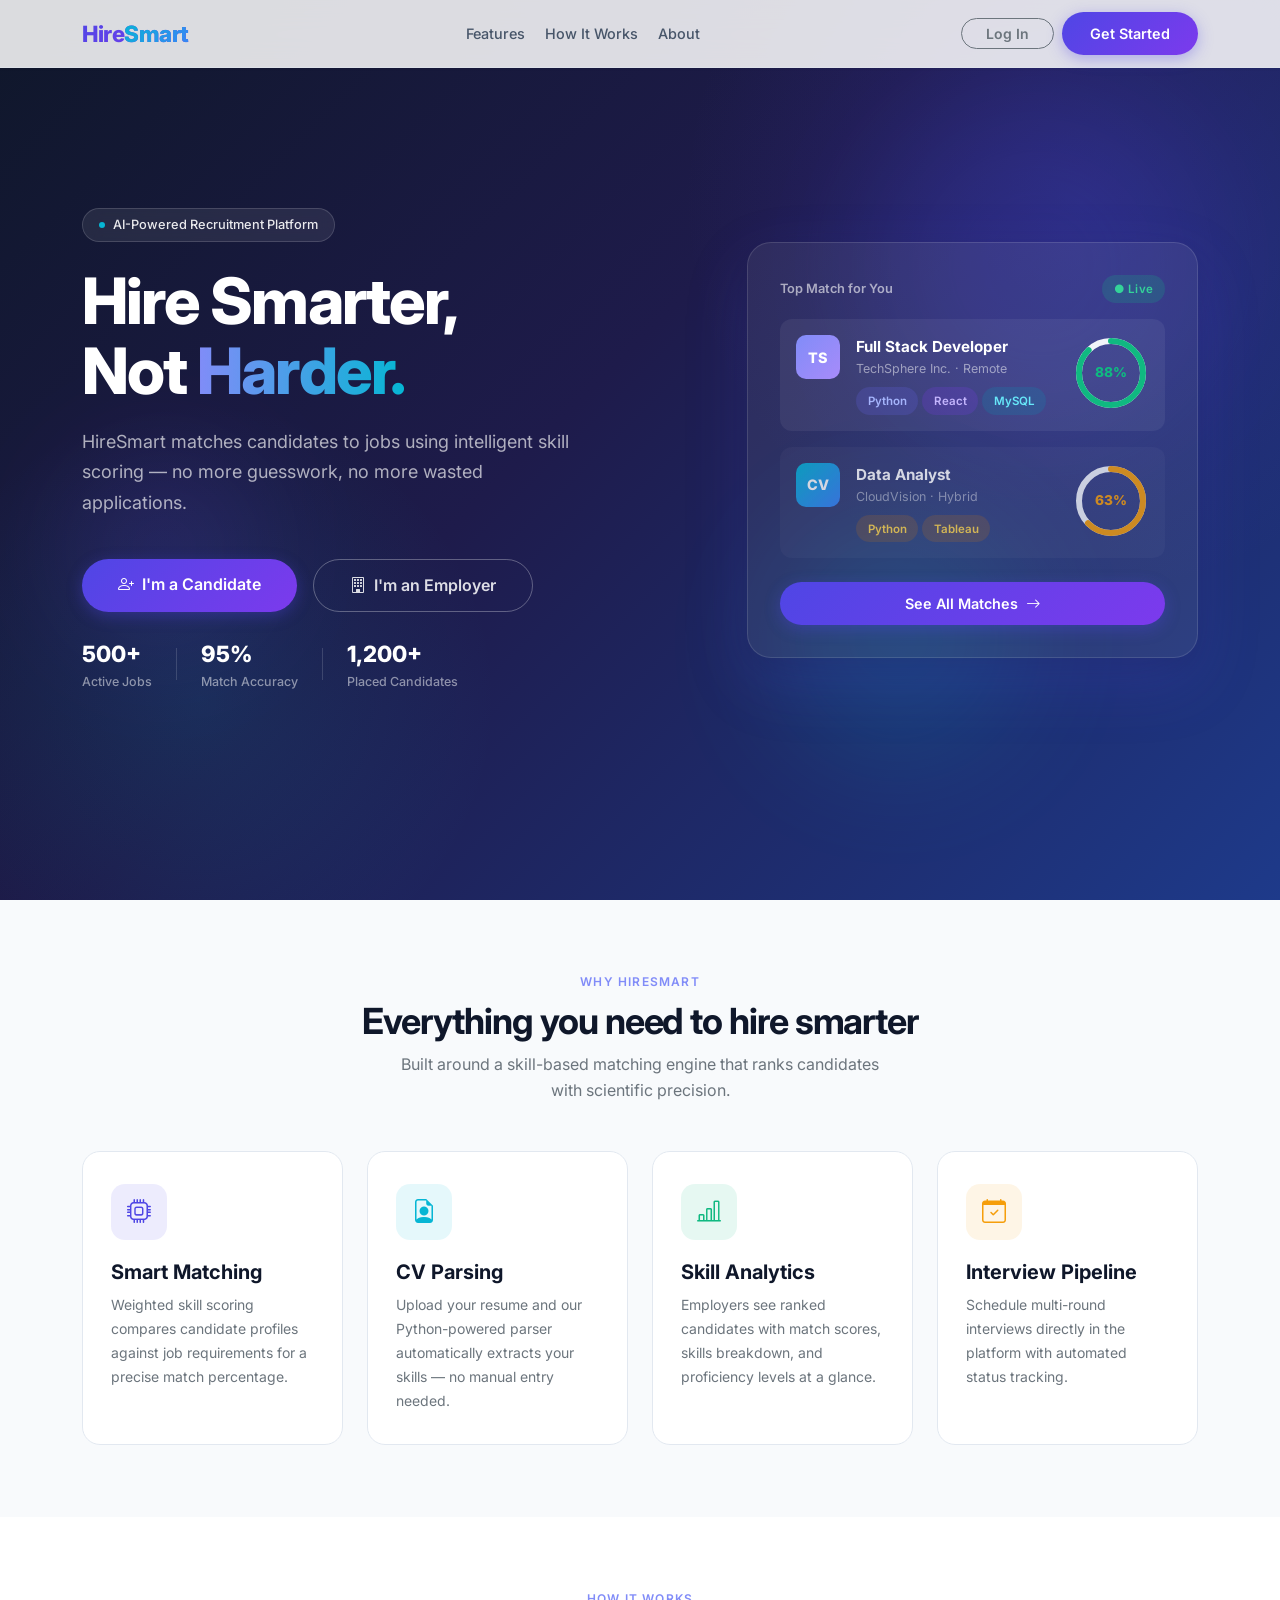
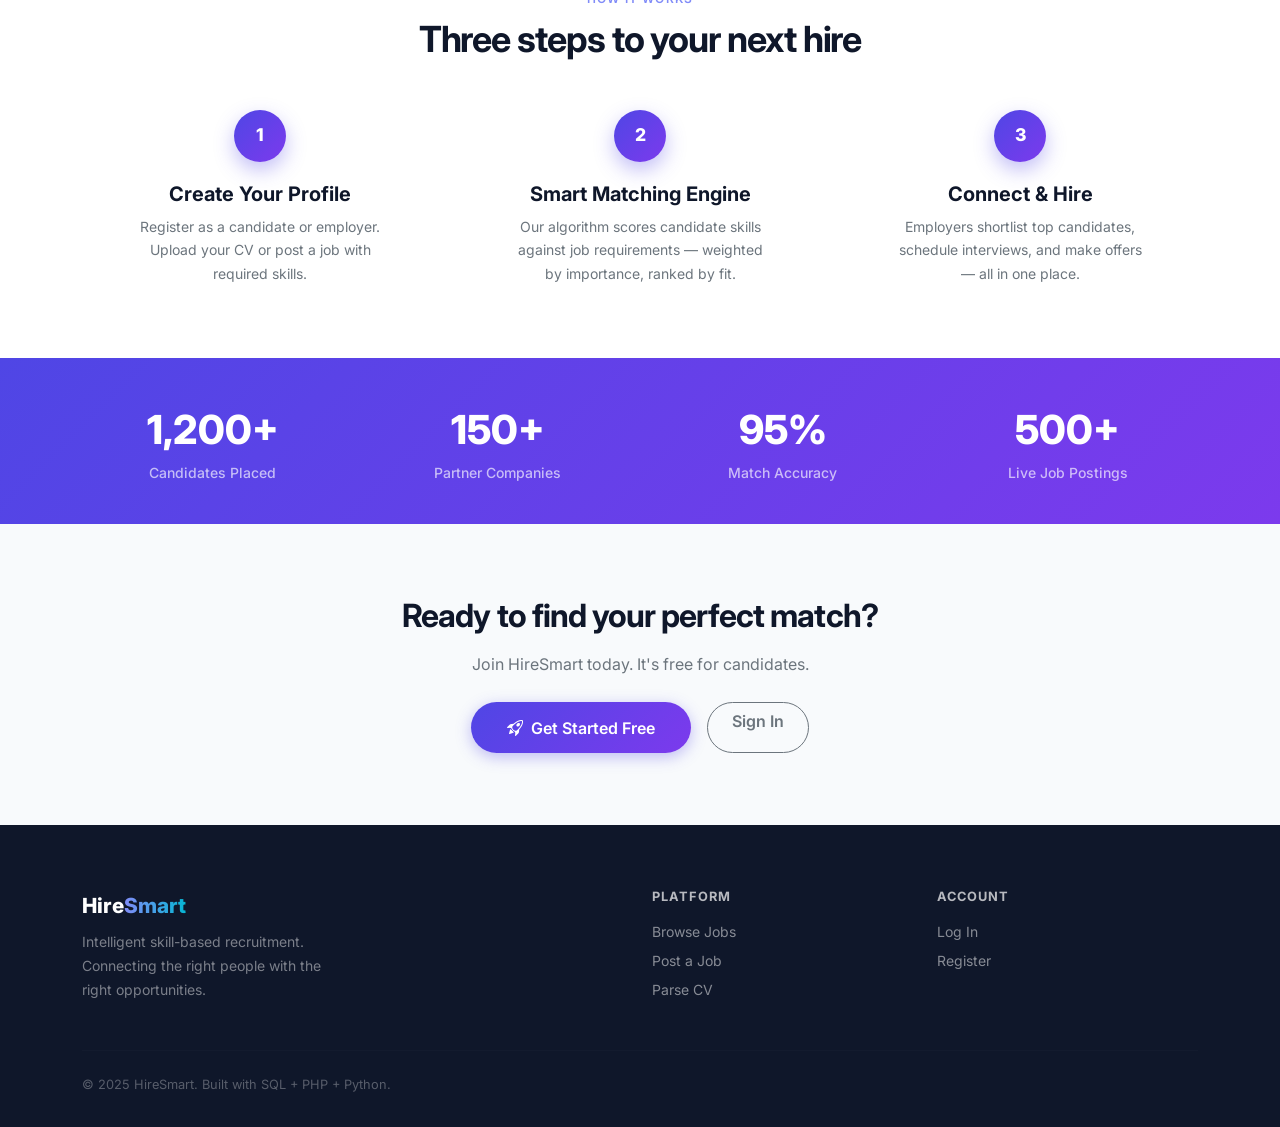
<file: frontend/index.html>
<!DOCTYPE html>
<html lang="en">
<head>
  <meta charset="UTF-8">
  <meta name="viewport" content="width=device-width, initial-scale=1.0">
  <title>HireSmart — Match. Hire. Thrive.</title>
  <link href="https://cdn.jsdelivr.net/npm/bootstrap@5.3.0/dist/css/bootstrap.min.css" rel="stylesheet">
  <link href="https://cdn.jsdelivr.net/npm/bootstrap-icons@1.11.0/font/bootstrap-icons.css" rel="stylesheet">
  <link href="https://fonts.googleapis.com/css2?family=Inter:wght@300;400;500;600;700;800&display=swap" rel="stylesheet">
  <link href="styles.css" rel="stylesheet">
</head>
<body>

  <!-- Navbar -->
  <nav class="navbar navbar-expand-lg navbar-glass fixed-top" id="mainNav">
    <div class="container">
      <a class="navbar-brand navbar-brand-logo" href="index.html">
        Hire<span>Smart</span>
      </a>
      <button class="navbar-toggler border-0" type="button" data-bs-toggle="collapse" data-bs-target="#navbarNav">
        <i class="bi bi-list fs-4"></i>
      </button>
      <div class="collapse navbar-collapse" id="navbarNav">
        <ul class="navbar-nav mx-auto gap-1">
          <li class="nav-item"><a class="nav-link nav-link-custom" href="#features">Features</a></li>
          <li class="nav-item"><a class="nav-link nav-link-custom" href="#how-it-works">How It Works</a></li>
          <li class="nav-item"><a class="nav-link nav-link-custom" href="#stats">About</a></li>
        </ul>
        <div class="d-flex align-items-center gap-2 mt-3 mt-lg-0">
          <a href="login.html" class="btn btn-outline-secondary rounded-pill px-4 fw-600 btn-sm" style="font-weight:600;font-size:.875rem;">Log In</a>
          <a href="register.html" class="btn btn-primary-grad">Get Started</a>
        </div>
      </div>
    </div>
  </nav>

  <!-- Hero Section -->
  <section class="hero-section" id="hero">
    <div class="orb orb-1"></div>
    <div class="orb orb-2"></div>
    <div class="orb orb-3"></div>

    <div class="container position-relative" style="z-index:2;">
      <div class="row align-items-center min-vh-100 py-5">

        <!-- Left: Copy -->
        <div class="col-lg-6 pt-5 pt-lg-0">
          <div class="hero-badge animate-fade-up">
            <span class="dot"></span>
            AI-Powered Recruitment Platform
          </div>
          <h1 class="hero-title animate-fade-up delay-1">
            Hire Smarter,<br>
            Not <span class="highlight">Harder.</span>
          </h1>
          <p class="hero-subtitle animate-fade-up delay-2">
            HireSmart matches candidates to jobs using intelligent skill scoring — no more guesswork, no more wasted applications.
          </p>
          <div class="d-flex flex-wrap gap-3 animate-fade-up delay-3">
            <a href="register.html" class="btn btn-primary-grad btn-lg">
              <i class="bi bi-person-plus me-2"></i>I'm a Candidate
            </a>
            <a href="register.html" class="btn btn-outline-light-custom btn-lg">
              <i class="bi bi-building me-2"></i>I'm an Employer
            </a>
          </div>
          <div class="d-flex align-items-center gap-4 mt-4 animate-fade-up delay-4">
            <div>
              <div style="font-size:1.4rem;font-weight:800;color:#fff;">500+</div>
              <div style="font-size:.78rem;color:rgba(255,255,255,.5);font-weight:500;">Active Jobs</div>
            </div>
            <div style="width:1px;height:32px;background:rgba(255,255,255,.15);"></div>
            <div>
              <div style="font-size:1.4rem;font-weight:800;color:#fff;">95%</div>
              <div style="font-size:.78rem;color:rgba(255,255,255,.5);font-weight:500;">Match Accuracy</div>
            </div>
            <div style="width:1px;height:32px;background:rgba(255,255,255,.15);"></div>
            <div>
              <div style="font-size:1.4rem;font-weight:800;color:#fff;">1,200+</div>
              <div style="font-size:.78rem;color:rgba(255,255,255,.5);font-weight:500;">Placed Candidates</div>
            </div>
          </div>
        </div>

        <!-- Right: Preview card -->
        <div class="col-lg-5 offset-lg-1 mt-5 mt-lg-0 animate-fade-up delay-2">
          <div class="hero-card">
            <div class="d-flex align-items-center justify-content-between mb-3">
              <span style="font-size:.8rem;font-weight:600;color:rgba(255,255,255,.6);">Top Match for You</span>
              <span class="badge-modern badge-open" style="background:rgba(16,185,129,.2);color:#34d399;">● Live</span>
            </div>

            <!-- Job match preview -->
            <div class="d-flex align-items-start gap-3 mb-3" style="background:rgba(255,255,255,.06);border-radius:12px;padding:1rem;">
              <div style="width:44px;height:44px;border-radius:10px;background:linear-gradient(135deg,#818cf8,#a78bfa);display:flex;align-items:center;justify-content:center;font-weight:800;color:#fff;font-size:.9rem;flex-shrink:0;">TS</div>
              <div style="flex:1;">
                <div style="font-weight:700;color:#fff;font-size:.95rem;">Full Stack Developer</div>
                <div style="font-size:.78rem;color:rgba(255,255,255,.5);">TechSphere Inc. · Remote</div>
                <div class="d-flex flex-wrap gap-1 mt-2">
                  <span class="skill-tag programming" style="background:rgba(99,102,241,.2);color:#a5b4fc;">Python</span>
                  <span class="skill-tag framework" style="background:rgba(124,58,237,.2);color:#c4b5fd;">React</span>
                  <span class="skill-tag database" style="background:rgba(8,145,178,.2);color:#67e8f9;">MySQL</span>
                </div>
              </div>
              <div class="match-ring-wrap match-ring-high">
                <svg viewBox="0 0 76 76" width="76" height="76">
                  <circle class="match-ring-bg" cx="38" cy="38" r="32"/>
                  <circle class="match-ring-arc" cx="38" cy="38" r="32" stroke-dasharray="176 201" stroke-dashoffset="0"/>
                </svg>
                <span class="match-ring-value">88%</span>
              </div>
            </div>

            <div class="d-flex align-items-start gap-3 mb-3" style="background:rgba(255,255,255,.04);border-radius:12px;padding:1rem;opacity:.8;">
              <div style="width:44px;height:44px;border-radius:10px;background:linear-gradient(135deg,#06b6d4,#3b82f6);display:flex;align-items:center;justify-content:center;font-weight:800;color:#fff;font-size:.9rem;flex-shrink:0;">CV</div>
              <div style="flex:1;">
                <div style="font-weight:700;color:#fff;font-size:.95rem;">Data Analyst</div>
                <div style="font-size:.78rem;color:rgba(255,255,255,.5);">CloudVision · Hybrid</div>
                <div class="d-flex flex-wrap gap-1 mt-2">
                  <span class="skill-tag data" style="background:rgba(217,119,6,.2);color:#fcd34d;">Python</span>
                  <span class="skill-tag data" style="background:rgba(217,119,6,.2);color:#fcd34d;">Tableau</span>
                </div>
              </div>
              <div class="match-ring-wrap match-ring-mid">
                <svg viewBox="0 0 76 76" width="76" height="76">
                  <circle class="match-ring-bg" cx="38" cy="38" r="32"/>
                  <circle class="match-ring-arc" cx="38" cy="38" r="32" stroke-dasharray="126 201" stroke-dashoffset="0"/>
                </svg>
                <span class="match-ring-value">63%</span>
              </div>
            </div>

            <a href="register.html" class="btn btn-primary-grad w-100 mt-2">
              See All Matches <i class="bi bi-arrow-right ms-1"></i>
            </a>
          </div>
        </div>

      </div>
    </div>
  </section>

  <!-- Features -->
  <section class="py-5" id="features" style="background:var(--bg);">
    <div class="container py-4">
      <div class="text-center mb-5">
        <div class="section-label mb-2">Why HireSmart</div>
        <h2 class="fw-800" style="font-size:2.25rem;letter-spacing:-.03em;">Everything you need to hire smarter</h2>
        <p class="text-secondary mt-2 mx-auto" style="max-width:500px;">Built around a skill-based matching engine that ranks candidates with scientific precision.</p>
      </div>

      <div class="row g-4">
        <div class="col-md-6 col-lg-3">
          <div class="feature-card animate-fade-up">
            <div class="feature-icon-wrap" style="background:rgba(79,70,229,.1);">
              <i class="bi bi-cpu" style="color:var(--primary);"></i>
            </div>
            <h5 class="fw-700 mb-2">Smart Matching</h5>
            <p class="text-secondary mb-0" style="font-size:.875rem;line-height:1.7;">Weighted skill scoring compares candidate profiles against job requirements for a precise match percentage.</p>
          </div>
        </div>
        <div class="col-md-6 col-lg-3">
          <div class="feature-card animate-fade-up delay-1">
            <div class="feature-icon-wrap" style="background:rgba(6,182,212,.1);">
              <i class="bi bi-file-earmark-person" style="color:var(--accent);"></i>
            </div>
            <h5 class="fw-700 mb-2">CV Parsing</h5>
            <p class="text-secondary mb-0" style="font-size:.875rem;line-height:1.7;">Upload your resume and our Python-powered parser automatically extracts your skills — no manual entry needed.</p>
          </div>
        </div>
        <div class="col-md-6 col-lg-3">
          <div class="feature-card animate-fade-up delay-2">
            <div class="feature-icon-wrap" style="background:rgba(16,185,129,.1);">
              <i class="bi bi-bar-chart-line" style="color:var(--success);"></i>
            </div>
            <h5 class="fw-700 mb-2">Skill Analytics</h5>
            <p class="text-secondary mb-0" style="font-size:.875rem;line-height:1.7;">Employers see ranked candidates with match scores, skills breakdown, and proficiency levels at a glance.</p>
          </div>
        </div>
        <div class="col-md-6 col-lg-3">
          <div class="feature-card animate-fade-up delay-3">
            <div class="feature-icon-wrap" style="background:rgba(245,158,11,.1);">
              <i class="bi bi-calendar-check" style="color:var(--warning);"></i>
            </div>
            <h5 class="fw-700 mb-2">Interview Pipeline</h5>
            <p class="text-secondary mb-0" style="font-size:.875rem;line-height:1.7;">Schedule multi-round interviews directly in the platform with automated status tracking.</p>
          </div>
        </div>
      </div>
    </div>
  </section>

  <!-- How it works -->
  <section class="py-5" id="how-it-works" style="background:var(--surface);">
    <div class="container py-4">
      <div class="text-center mb-5">
        <div class="section-label mb-2">How It Works</div>
        <h2 class="fw-800" style="font-size:2.25rem;letter-spacing:-.03em;">Three steps to your next hire</h2>
      </div>

      <div class="row g-4 text-center">
        <div class="col-md-4 animate-fade-up">
          <div class="step-number">1</div>
          <h5 class="fw-700 mb-2">Create Your Profile</h5>
          <p class="text-secondary" style="font-size:.875rem;max-width:260px;margin:0 auto;line-height:1.7;">Register as a candidate or employer. Upload your CV or post a job with required skills.</p>
        </div>
        <div class="col-md-4 animate-fade-up delay-1">
          <div class="step-number">2</div>
          <h5 class="fw-700 mb-2">Smart Matching Engine</h5>
          <p class="text-secondary" style="font-size:.875rem;max-width:260px;margin:0 auto;line-height:1.7;">Our algorithm scores candidate skills against job requirements — weighted by importance, ranked by fit.</p>
        </div>
        <div class="col-md-4 animate-fade-up delay-2">
          <div class="step-number">3</div>
          <h5 class="fw-700 mb-2">Connect &amp; Hire</h5>
          <p class="text-secondary" style="font-size:.875rem;max-width:260px;margin:0 auto;line-height:1.7;">Employers shortlist top candidates, schedule interviews, and make offers — all in one place.</p>
        </div>
      </div>
    </div>
  </section>

  <!-- Stats -->
  <section class="stats-bar" id="stats">
    <div class="container">
      <div class="row text-center g-4">
        <div class="col-6 col-md-3 stat-item-bar">
          <div class="value">1,200+</div>
          <div class="label">Candidates Placed</div>
        </div>
        <div class="col-6 col-md-3 stat-item-bar">
          <div class="value">150+</div>
          <div class="label">Partner Companies</div>
        </div>
        <div class="col-6 col-md-3 stat-item-bar">
          <div class="value">95%</div>
          <div class="label">Match Accuracy</div>
        </div>
        <div class="col-6 col-md-3 stat-item-bar">
          <div class="value">500+</div>
          <div class="label">Live Job Postings</div>
        </div>
      </div>
    </div>
  </section>

  <!-- CTA -->
  <section class="py-5" style="background:var(--bg);">
    <div class="container py-4">
      <div class="text-center" style="max-width:580px;margin:0 auto;">
        <h2 class="fw-800 mb-3" style="font-size:2rem;letter-spacing:-.03em;">Ready to find your perfect match?</h2>
        <p class="text-secondary mb-4" style="font-size:1rem;">Join HireSmart today. It's free for candidates.</p>
        <div class="d-flex justify-content-center gap-3 flex-wrap">
          <a href="register.html" class="btn btn-primary-grad btn-lg">
            <i class="bi bi-rocket-takeoff me-2"></i>Get Started Free
          </a>
          <a href="login.html" class="btn btn-outline-secondary rounded-pill px-4" style="font-weight:600;">
            Sign In
          </a>
        </div>
      </div>
    </div>
  </section>

  <!-- Footer -->
  <footer class="footer-dark">
    <div class="container">
      <div class="row g-4">
        <div class="col-lg-4">
          <div class="footer-brand">Hire<span style="background:linear-gradient(90deg,#818cf8,#06b6d4);-webkit-background-clip:text;-webkit-text-fill-color:transparent;background-clip:text;">Smart</span></div>
          <p style="font-size:.875rem;color:rgba(255,255,255,.45);max-width:260px;line-height:1.7;">Intelligent skill-based recruitment. Connecting the right people with the right opportunities.</p>
        </div>
        <div class="col-6 col-md-3 offset-lg-2">
          <h6 style="color:rgba(255,255,255,.7);font-size:.8rem;font-weight:700;letter-spacing:.08em;text-transform:uppercase;margin-bottom:1rem;">Platform</h6>
          <a href="jobs.html" class="footer-link">Browse Jobs</a>
          <a href="register.html" class="footer-link">Post a Job</a>
          <a href="parse_cv.html" class="footer-link">Parse CV</a>
        </div>
        <div class="col-6 col-md-3">
          <h6 style="color:rgba(255,255,255,.7);font-size:.8rem;font-weight:700;letter-spacing:.08em;text-transform:uppercase;margin-bottom:1rem;">Account</h6>
          <a href="login.html" class="footer-link">Log In</a>
          <a href="register.html" class="footer-link">Register</a>
        </div>
      </div>
      <hr class="footer-divider">
      <div class="d-flex flex-wrap justify-content-between align-items-center gap-2">
        <p style="margin:0;font-size:.8rem;color:rgba(255,255,255,.3);">© 2025 HireSmart. Built with SQL + PHP + Python.</p>
      </div>
    </div>
  </footer>

  <script src="https://cdn.jsdelivr.net/npm/bootstrap@5.3.0/dist/js/bootstrap.bundle.min.js"></script>
  <script src="ui.js"></script>
  <script>
    // Navbar scroll effect
    window.addEventListener('scroll', () => {
      document.getElementById('mainNav').classList.toggle('scrolled', window.scrollY > 20);
    });
  </script>
</body>
</html>
</file>
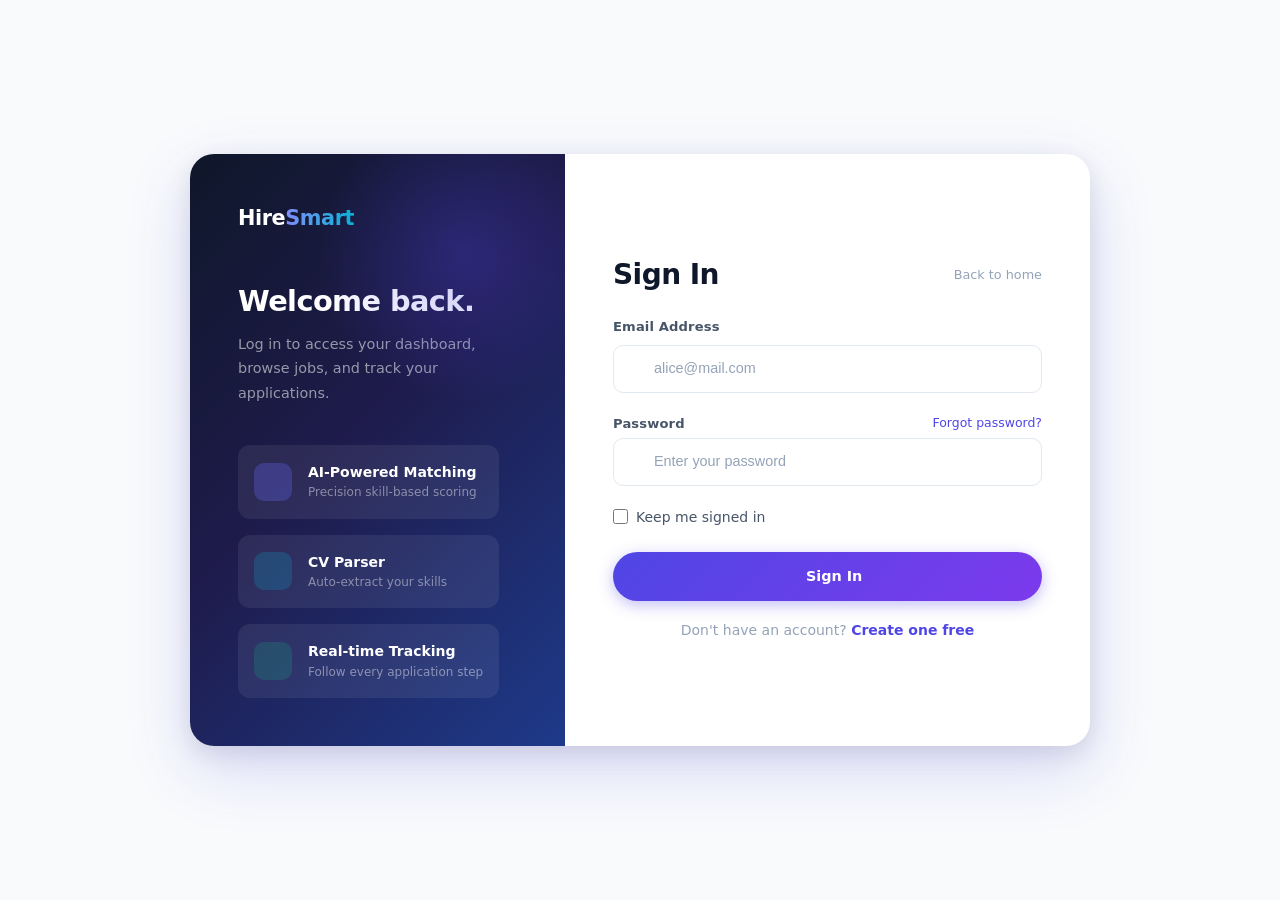
<file: frontend/dashboard_candidate.html>
<!DOCTYPE html>
<html lang="en">
<head>
  <meta charset="UTF-8">
  <meta name="viewport" content="width=device-width, initial-scale=1.0">
  <title>Dashboard — HireSmart</title>
  <link href="https://cdn.jsdelivr.net/npm/bootstrap@5.3.0/dist/css/bootstrap.min.css" rel="stylesheet">
  <link href="https://cdn.jsdelivr.net/npm/bootstrap-icons@1.11.0/font/bootstrap-icons.css" rel="stylesheet">
  <link href="https://fonts.googleapis.com/css2?family=Inter:wght@300;400;500;600;700;800&display=swap" rel="stylesheet">
  <link href="styles.css" rel="stylesheet">
</head>
<body>

<div class="sidebar-overlay" id="sidebarOverlay" onclick="closeSidebar()"></div>

<div class="app-layout">

  <!-- Sidebar -->
  <aside class="sidebar" id="sidebar">
    <div class="sidebar-brand">
      <a href="index.html" class="sidebar-brand-text text-decoration-none">Hire<span>Smart</span></a>
    </div>

    <div class="sidebar-section-label">Main</div>
    <nav class="sidebar-nav">
      <a href="dashboard_candidate.html" class="sidebar-link active">
        <i class="bi bi-grid-1x2"></i> Dashboard
      </a>
      <a href="jobs.html" class="sidebar-link">
        <i class="bi bi-briefcase"></i> Browse Jobs
      </a>
      <a href="applications.html" class="sidebar-link">
        <i class="bi bi-send"></i> My Applications
      </a>
      <a href="parse_cv.html" class="sidebar-link">
        <i class="bi bi-file-earmark-person"></i> Parse CV
      </a>
    </nav>

    <div class="sidebar-section-label">Account</div>
    <nav class="sidebar-nav">
      <a href="profile.html" class="sidebar-link">
        <i class="bi bi-person-circle"></i> My Profile
      </a>
      <a href="login.html" class="sidebar-link" style="color:rgba(239,68,68,.7);">
        <i class="bi bi-box-arrow-left"></i> Log Out
      </a>
    </nav>

    <div class="sidebar-footer">
      <div class="sidebar-user">
        <div class="sidebar-avatar">JS</div>
        <div class="sidebar-user-info">
          <div class="sidebar-user-name">Jane Smith</div>
          <div class="sidebar-user-role">Candidate</div>
        </div>
        <i class="bi bi-three-dots-vertical ms-auto" style="color:rgba(255,255,255,.3);font-size:.85rem;"></i>
      </div>
    </div>
  </aside>

  <!-- Main -->
  <div class="main-content">

    <!-- Header -->
    <header class="main-header">
      <div class="d-flex align-items-center gap-3">
        <button class="sidebar-toggle" onclick="openSidebar()"><i class="bi bi-list"></i></button>
        <div>
          <h1 class="main-header-title">Dashboard</h1>
        </div>
      </div>
      <div class="d-flex align-items-center gap-2">
        <button class="btn-icon" title="Notifications" type="button">
          <i class="bi bi-bell"></i>
        </button>
        <div class="sidebar-avatar" style="width:36px;height:36px;font-size:.78rem;cursor:pointer;">JS</div>
      </div>
    </header>

    <div class="main-body">

      <!-- Welcome Banner -->
      <div class="mb-4 p-4 animate-fade-up" style="background:var(--grad-primary);border-radius:var(--radius-xl);position:relative;overflow:hidden;">
        <div style="position:absolute;right:-20px;top:-20px;width:180px;height:180px;border-radius:50%;background:rgba(255,255,255,.07);"></div>
        <div style="position:absolute;right:80px;bottom:-30px;width:120px;height:120px;border-radius:50%;background:rgba(255,255,255,.05);"></div>
        <div class="position-relative">
          <p style="color:rgba(255,255,255,.7);font-size:.8rem;font-weight:600;letter-spacing:.06em;text-transform:uppercase;margin-bottom:.4rem;">Good morning</p>
          <h2 id="welcomeTitle" style="color:#fff;font-weight:800;font-size:1.6rem;letter-spacing:-.02em;margin-bottom:.5rem;">Welcome back!</h2>
          <p style="color:rgba(255,255,255,.65);font-size:.875rem;margin-bottom:1.25rem;">You have <strong style="color:#fff;">3 new job matches</strong> and <strong style="color:#fff;">1 pending interview</strong> this week.</p>
          <div class="d-flex gap-2 flex-wrap">
            <a href="jobs.html" class="btn btn-sm" style="background:rgba(255,255,255,.15);color:#fff;border:1px solid rgba(255,255,255,.2);border-radius:var(--radius-pill);font-weight:600;font-size:.82rem;padding:.4rem 1rem;text-decoration:none;">
              <i class="bi bi-search me-1"></i> Browse Jobs
            </a>
            <a href="parse_cv.html" class="btn btn-sm" style="background:rgba(255,255,255,.1);color:rgba(255,255,255,.8);border:1px solid rgba(255,255,255,.15);border-radius:var(--radius-pill);font-weight:600;font-size:.82rem;padding:.4rem 1rem;text-decoration:none;">
              <i class="bi bi-upload me-1"></i> Update CV
            </a>
          </div>
        </div>
      </div>

      <!-- Stat Cards -->
      <div class="row g-3 mb-4">
        <div class="col-6 col-lg-3 animate-fade-up delay-1">
          <div class="card-stat">
            <div class="stat-icon" style="background:rgba(79,70,229,.1);">
              <i class="bi bi-send" style="color:var(--primary);"></i>
            </div>
            <div class="stat-value">7</div>
            <div class="stat-label">Jobs Applied</div>
            <div class="stat-delta" style="color:var(--success);"><i class="bi bi-arrow-up-short"></i>2 this week</div>
          </div>
        </div>
        <div class="col-6 col-lg-3 animate-fade-up delay-2">
          <div class="card-stat" style="--card-color:var(--warning);">
            <div class="stat-icon" style="background:rgba(245,158,11,.1);">
              <i class="bi bi-calendar-check" style="color:var(--warning);"></i>
            </div>
            <div class="stat-value">1</div>
            <div class="stat-label">Interviews</div>
            <div class="stat-delta" style="color:var(--warning);"><i class="bi bi-clock me-1"></i>Upcoming</div>
          </div>
        </div>
        <div class="col-6 col-lg-3 animate-fade-up delay-3">
          <div class="card-stat">
            <div class="stat-icon" style="background:rgba(16,185,129,.1);">
              <i class="bi bi-graph-up" style="color:var(--success);"></i>
            </div>
            <div class="stat-value">74%</div>
            <div class="stat-label">Avg Match Score</div>
            <div class="stat-delta" style="color:var(--success);"><i class="bi bi-arrow-up-short"></i>+6% from profile</div>
          </div>
        </div>
        <div class="col-6 col-lg-3 animate-fade-up delay-4">
          <div class="card-stat">
            <div class="stat-icon" style="background:rgba(6,182,212,.1);">
              <i class="bi bi-award" style="color:var(--accent);"></i>
            </div>
            <div class="stat-value">12</div>
            <div class="stat-label">Skills Listed</div>
            <div class="stat-delta" style="color:var(--accent);"><i class="bi bi-plus me-1"></i>Add more skills</div>
          </div>
        </div>
      </div>

      <div class="row g-4">

        <!-- Top Matches -->
        <div class="col-lg-7">
          <div class="card-modern h-100">
            <div class="d-flex align-items-center justify-content-between p-4 pb-3">
              <div>
                <h6 class="fw-700 mb-0">Top Job Matches</h6>
                <p class="text-muted mb-0" style="font-size:.78rem;">Based on your skill profile</p>
              </div>
              <a href="jobs.html" class="btn btn-soft-primary btn-sm">View All</a>
            </div>
            <div class="section-divider" style="margin:0;"></div>

            <div id="topMatchesList">
            <!-- Job match item -->
            <div class="p-4 d-flex align-items-start gap-3" style="border-bottom:1px solid var(--border);">
              <div class="company-logo-placeholder">TS</div>
              <div style="flex:1;min-width:0;">
                <div class="d-flex align-items-start justify-content-between gap-2 mb-1">
                  <div>
                    <div class="fw-700" style="font-size:.95rem;">Full Stack Developer</div>
                    <div style="font-size:.78rem;color:var(--text-muted);">TechSphere Inc. · Remote</div>
                  </div>
                  <span class="badge-modern badge-open flex-shrink-0">Open</span>
                </div>
                <div class="d-flex flex-wrap gap-1 mb-2 mt-1">
                  <span class="skill-tag programming">Python</span>
                  <span class="skill-tag framework">React</span>
                  <span class="skill-tag database">MySQL</span>
                </div>
                <div class="d-flex align-items-center justify-content-between">
                  <span style="font-size:.78rem;color:var(--text-muted);"><i class="bi bi-cash-coin me-1"></i>$60k–$90k</span>
                  <a href="jobs.html" class="btn btn-soft-primary" style="font-size:.78rem;padding:.3rem .85rem;">Apply Now</a>
                </div>
              </div>
              <div class="match-ring-wrap match-ring-high flex-shrink-0">
                <svg viewBox="0 0 76 76" width="76" height="76">
                  <circle class="match-ring-bg" cx="38" cy="38" r="32"/>
                  <circle class="match-ring-arc" cx="38" cy="38" r="32" stroke-dasharray="176 201"/>
                </svg>
                <span class="match-ring-value">88%</span>
              </div>
            </div>

            <div class="p-4 d-flex align-items-start gap-3" style="border-bottom:1px solid var(--border);">
              <div class="company-logo-placeholder" style="background:linear-gradient(135deg,#06b6d4,#3b82f6);">CV</div>
              <div style="flex:1;min-width:0;">
                <div class="d-flex align-items-start justify-content-between gap-2 mb-1">
                  <div>
                    <div class="fw-700" style="font-size:.95rem;">Data Analyst</div>
                    <div style="font-size:.78rem;color:var(--text-muted);">CloudVision · Hybrid · Bangalore</div>
                  </div>
                  <span class="badge-modern badge-open flex-shrink-0">Open</span>
                </div>
                <div class="d-flex flex-wrap gap-1 mb-2 mt-1">
                  <span class="skill-tag data">Python</span>
                  <span class="skill-tag data">Tableau</span>
                  <span class="skill-tag database">SQL</span>
                </div>
                <div class="d-flex align-items-center justify-content-between">
                  <span style="font-size:.78rem;color:var(--text-muted);"><i class="bi bi-cash-coin me-1"></i>$45k–$65k</span>
                  <a href="jobs.html" class="btn btn-soft-primary" style="font-size:.78rem;padding:.3rem .85rem;">Apply Now</a>
                </div>
              </div>
              <div class="match-ring-wrap match-ring-mid flex-shrink-0">
                <svg viewBox="0 0 76 76" width="76" height="76">
                  <circle class="match-ring-bg" cx="38" cy="38" r="32"/>
                  <circle class="match-ring-arc" cx="38" cy="38" r="32" stroke-dasharray="127 201"/>
                </svg>
                <span class="match-ring-value">63%</span>
              </div>
            </div>

            <div class="p-4 d-flex align-items-start gap-3">
              <div class="company-logo-placeholder" style="background:linear-gradient(135deg,#f59e0b,#ef4444);">DD</div>
              <div style="flex:1;min-width:0;">
                <div class="d-flex align-items-start justify-content-between gap-2 mb-1">
                  <div>
                    <div class="fw-700" style="font-size:.95rem;">Backend Engineer</div>
                    <div style="font-size:.78rem;color:var(--text-muted);">DataDrive · On-site · Mumbai</div>
                  </div>
                  <span class="badge-modern badge-open flex-shrink-0">Open</span>
                </div>
                <div class="d-flex flex-wrap gap-1 mb-2 mt-1">
                  <span class="skill-tag programming">Java</span>
                  <span class="skill-tag framework">Spring Boot</span>
                  <span class="skill-tag cloud">Docker</span>
                </div>
                <div class="d-flex align-items-center justify-content-between">
                  <span style="font-size:.78rem;color:var(--text-muted);"><i class="bi bi-cash-coin me-1"></i>$55k–$80k</span>
                  <a href="jobs.html" class="btn btn-soft-primary" style="font-size:.78rem;padding:.3rem .85rem;">Apply Now</a>
                </div>
              </div>
              <div class="match-ring-wrap match-ring-low flex-shrink-0">
                <svg viewBox="0 0 76 76" width="76" height="76">
                  <circle class="match-ring-bg" cx="38" cy="38" r="32"/>
                  <circle class="match-ring-arc" cx="38" cy="38" r="32" stroke-dasharray="86 201"/>
                </svg>
                <span class="match-ring-value">43%</span>
              </div>
            </div>
            </div>
          </div>
        </div>

        <!-- Right column -->
        <div class="col-lg-5 d-flex flex-column gap-4">

          <!-- Recent Applications -->
          <div class="card-modern">
            <div class="d-flex align-items-center justify-content-between p-4 pb-3">
              <h6 class="fw-700 mb-0">Recent Applications</h6>
              <a href="applications.html" class="btn btn-soft-primary btn-sm">See All</a>
            </div>
            <div class="section-divider" style="margin:0;"></div>
            <div style="padding:.5rem 0;" id="recentApplicationsList">
              <div class="px-4 py-3" style="color:var(--text-muted);font-size:.875rem;">Loading…</div>
            </div>
          </div>

          <!-- Skills Card -->
          <div class="card-modern">
            <div class="d-flex align-items-center justify-content-between p-4 pb-3">
              <h6 class="fw-700 mb-0">My Skills</h6>
              <a href="parse_cv.html" class="btn btn-soft-primary btn-sm">
                <i class="bi bi-plus me-1"></i>Update
              </a>
            </div>
            <div class="section-divider" style="margin:0;"></div>
            <div class="p-4">
              <div class="d-flex flex-wrap gap-2" id="candidateSkillsList">
                <span class="skill-tag programming">Python</span>
                <span class="skill-tag database">MySQL</span>
                <span class="skill-tag framework">React</span>
                <span class="skill-tag data">Machine Learning</span>
                <span class="skill-tag tools">Git</span>
                <span class="skill-tag cloud">AWS</span>
                <span class="skill-tag web">HTML</span>
                <span class="skill-tag web">CSS</span>
                <span class="skill-tag database">SQL</span>
                <span class="skill-tag programming">JavaScript</span>
                <span class="skill-tag tools">Debugging</span>
                <span class="skill-tag soft">Problem Solving</span>
              </div>
            </div>
          </div>

        </div>
      </div>
    </div>
  </div>
</div>

  <script src="https://cdn.jsdelivr.net/npm/bootstrap@5.3.0/dist/js/bootstrap.bundle.min.js"></script>
  <script src="ui.js"></script>
  <script src="api.js"></script>
<script>
  function openSidebar() {
    document.getElementById('sidebar').classList.add('open');
    document.getElementById('sidebarOverlay').classList.add('show');
  }
  function closeSidebar() {
    document.getElementById('sidebar').classList.remove('open');
    document.getElementById('sidebarOverlay').classList.remove('show');
  }

  function recentAppRow(app) {
    return `
      <div class="d-flex align-items-center gap-3 px-4 py-2">
        <div style="width:34px;height:34px;border-radius:8px;background:var(--grad-primary);display:flex;align-items:center;justify-content:center;font-weight:700;color:#fff;font-size:.7rem;flex-shrink:0;">${initials(app.company_name)}</div>
        <div style="flex:1;min-width:0;">
          <div style="font-weight:600;font-size:.85rem;white-space:nowrap;overflow:hidden;text-overflow:ellipsis;">${escapeHtml(app.job_title)}</div>
          <div style="font-size:.72rem;color:var(--text-muted);">${escapeHtml(app.company_name)}</div>
        </div>
        <span class="badge-modern ${statusClass(app.status)}">${statusLabel(app.status)}</span>
      </div>`;
  }

  function dashboardMatchRow(job) {
    const score = Math.round(job.match_score || 0);
    const ringClass = score >= 75 ? 'match-ring-high' : score >= 50 ? 'match-ring-mid' : 'match-ring-low';
    const dash = Math.round((score / 100) * 201);
    return `
      <div class="p-4 d-flex align-items-start gap-3" style="border-bottom:1px solid var(--border);">
        <div class="company-logo-placeholder">${initials(job.company_name)}</div>
        <div style="flex:1;min-width:0;">
          <div class="d-flex align-items-start justify-content-between gap-2 mb-1">
            <div>
              <div class="fw-700" style="font-size:.95rem;">${escapeHtml(job.job_title)}</div>
              <div style="font-size:.78rem;color:var(--text-muted);">${escapeHtml(job.company_name)} · ${escapeHtml(job.location || 'Not specified')}</div>
            </div>
            <span class="badge-modern badge-open flex-shrink-0">Open</span>
          </div>
          <div class="d-flex flex-wrap gap-1 mb-2 mt-1">${skillTags(job.skills)}</div>
          <div class="d-flex align-items-center justify-content-between">
            <span style="font-size:.78rem;color:var(--text-muted);"><i class="bi bi-cash-coin me-1"></i>${escapeHtml(job.salary_range || 'Salary not listed')}</span>
            <a href="jobs.html" class="btn btn-soft-primary" style="font-size:.78rem;padding:.3rem .85rem;">Apply Now</a>
          </div>
        </div>
        <div class="match-ring-wrap ${ringClass} flex-shrink-0">
          <svg viewBox="0 0 76 76" width="76" height="76">
            <circle class="match-ring-bg" cx="38" cy="38" r="32"/>
            <circle class="match-ring-arc" cx="38" cy="38" r="32" stroke-dasharray="${dash} 201"/>
          </svg>
          <span class="match-ring-value">${score}%</span>
        </div>
      </div>`;
  }

  async function loadCandidateDashboard() {
    const user = await requireCurrentUser('candidate');
    if (!user) return;

    try {
      const [data, appsData] = await Promise.all([
        apiRequest('candidate_dashboard.php'),
        apiRequest('get_applications.php'),
      ]);

      document.getElementById('welcomeTitle').textContent = `Welcome back, ${data.user.name}!`;
      const values = document.querySelectorAll('.stat-value');
      values[0].textContent = data.stats.applications;
      values[1].textContent = data.stats.interviews;
      values[2].textContent = `${data.stats.avg_match}%`;
      values[3].textContent = data.stats.skills;

      document.getElementById('topMatchesList').innerHTML = data.matches.length
        ? data.matches.map(dashboardMatchRow).join('')
        : '<div class="empty-state"><i class="bi bi-briefcase"></i>No open matches yet.</div>';

      document.getElementById('candidateSkillsList').innerHTML = data.skills.length
        ? data.skills.map(skill => `<span class="skill-tag ${escapeHtml(skill.category)}">${escapeHtml(skill.skill_name)}</span>`).join('')
        : '<span style="color:var(--text-muted);font-size:.875rem;">No skills yet. Upload your CV to build your profile.</span>';

      const recent = appsData.applications.slice(0, 3);
      document.getElementById('recentApplicationsList').innerHTML = recent.length
        ? recent.map(recentAppRow).join('')
        : '<div class="px-4 py-3" style="color:var(--text-muted);font-size:.875rem;">No applications yet.</div>';
    } catch (error) {
      showToast(error.message, 'warning');
    }
  }

  async function loadNotifications() {
    try {
      const data = await apiRequest('get_notifications.php');
      if (data.notifications && data.notifications.length > 0) {
        data.notifications.forEach(n => showToast(n.message, 'info'));
      }
    } catch (_) {
      // notifications are non-critical — fail silently
    }
  }

  document.addEventListener('DOMContentLoaded', () => {
    loadCandidateDashboard();
    loadNotifications();
  });
</script>
</body>
</html>
</file>
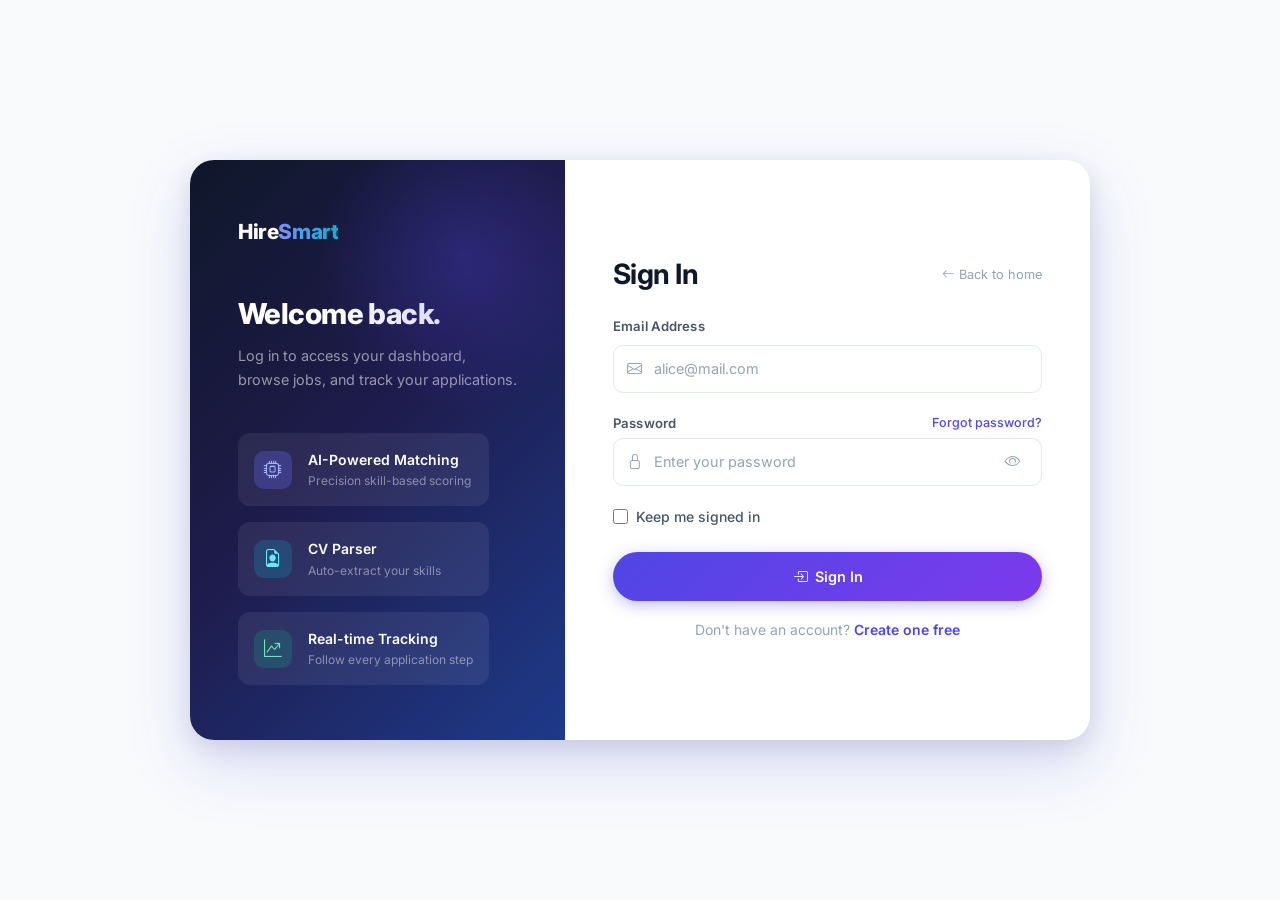
<file: frontend/dashboard_employer.html>
<!DOCTYPE html>
<html lang="en">
<head>
  <meta charset="UTF-8">
  <meta name="viewport" content="width=device-width, initial-scale=1.0">
  <title>Employer Dashboard — HireSmart</title>
  <link href="https://cdn.jsdelivr.net/npm/bootstrap@5.3.0/dist/css/bootstrap.min.css" rel="stylesheet">
  <link href="https://cdn.jsdelivr.net/npm/bootstrap-icons@1.11.0/font/bootstrap-icons.css" rel="stylesheet">
  <link href="https://fonts.googleapis.com/css2?family=Inter:wght@300;400;500;600;700;800&display=swap" rel="stylesheet">
  <link href="styles.css" rel="stylesheet">
</head>
<body>

<div class="sidebar-overlay" id="sidebarOverlay" onclick="closeSidebar()"></div>

<div class="app-layout">

  <!-- Sidebar -->
  <aside class="sidebar" id="sidebar">
    <div class="sidebar-brand">
      <a href="index.html" class="sidebar-brand-text text-decoration-none">Hire<span>Smart</span></a>
    </div>

    <div class="sidebar-section-label">Recruitment</div>
    <nav class="sidebar-nav">
      <a href="dashboard_employer.html" class="sidebar-link active">
        <i class="bi bi-grid-1x2"></i> Dashboard
      </a>
      <a href="#" class="sidebar-link" onclick="openPostJob();return false;">
        <i class="bi bi-plus-circle"></i> Post a Job
      </a>
      <a href="my_jobs.html" class="sidebar-link">
        <i class="bi bi-briefcase"></i> My Jobs
      </a>
      <a href="employer_candidates.html" class="sidebar-link">
        <i class="bi bi-people"></i> Candidates
      </a>
    </nav>

    <div class="sidebar-section-label">Account</div>
    <nav class="sidebar-nav">
      <a href="profile.html" class="sidebar-link">
        <i class="bi bi-building"></i> Company Profile
      </a>
      <a href="login.html" class="sidebar-link" style="color:rgba(239,68,68,.7);">
        <i class="bi bi-box-arrow-left"></i> Log Out
      </a>
    </nav>

    <div class="sidebar-footer">
      <div class="sidebar-user">
        <div class="sidebar-avatar" style="background:linear-gradient(135deg,#06b6d4,#3b82f6);">TS</div>
        <div class="sidebar-user-info">
          <div class="sidebar-user-name">TechSphere Inc.</div>
          <div class="sidebar-user-role">Employer</div>
        </div>
      </div>
    </div>
  </aside>

  <!-- Main -->
  <div class="main-content">

    <header class="main-header">
      <div class="d-flex align-items-center gap-3">
        <button class="sidebar-toggle" onclick="openSidebar()"><i class="bi bi-list"></i></button>
        <h1 class="main-header-title">Employer Dashboard</h1>
      </div>
      <div class="d-flex align-items-center gap-2">
        <button class="btn btn-primary-grad btn-sm" onclick="openPostJob()">
          <i class="bi bi-plus-lg me-1"></i>Post Job
        </button>
        <button class="btn-icon" type="button" title="Notifications"><i class="bi bi-bell"></i></button>
      </div>
    </header>

    <div class="main-body">

      <!-- Stats -->
      <div class="row g-3 mb-4">
        <div class="col-6 col-lg-3 animate-fade-up">
          <div class="card-stat">
            <div class="stat-icon" style="background:rgba(79,70,229,.1);">
              <i class="bi bi-briefcase" style="color:var(--primary);"></i>
            </div>
            <div class="stat-value">4</div>
            <div class="stat-label">Active Jobs</div>
            <div class="stat-delta" style="color:var(--success);"><i class="bi bi-check-circle me-1"></i>2 filling fast</div>
          </div>
        </div>
        <div class="col-6 col-lg-3 animate-fade-up delay-1">
          <div class="card-stat">
            <div class="stat-icon" style="background:rgba(6,182,212,.1);">
              <i class="bi bi-people" style="color:var(--accent);"></i>
            </div>
            <div class="stat-value">38</div>
            <div class="stat-label">Total Applicants</div>
            <div class="stat-delta" style="color:var(--accent);"><i class="bi bi-arrow-up-short"></i>7 new today</div>
          </div>
        </div>
        <div class="col-6 col-lg-3 animate-fade-up delay-2">
          <div class="card-stat">
            <div class="stat-icon" style="background:rgba(16,185,129,.1);">
              <i class="bi bi-person-check" style="color:var(--success);"></i>
            </div>
            <div class="stat-value">9</div>
            <div class="stat-label">Shortlisted</div>
            <div class="stat-delta" style="color:var(--success);"><i class="bi bi-check me-1"></i>Ready to interview</div>
          </div>
        </div>
        <div class="col-6 col-lg-3 animate-fade-up delay-3">
          <div class="card-stat">
            <div class="stat-icon" style="background:rgba(245,158,11,.1);">
              <i class="bi bi-calendar-event" style="color:var(--warning);"></i>
            </div>
            <div class="stat-value">3</div>
            <div class="stat-label">Interviews This Week</div>
            <div class="stat-delta" style="color:var(--warning);"><i class="bi bi-clock me-1"></i>Next: Tomorrow</div>
          </div>
        </div>
      </div>

      <div class="row g-4">

        <!-- Top Candidates -->
        <div class="col-lg-7">
          <div class="card-modern">
            <div class="d-flex align-items-center justify-content-between p-4 pb-3">
              <div>
                <h6 class="fw-700 mb-0">Top Candidates</h6>
                <p class="text-muted mb-0" style="font-size:.78rem;">Highest match scores across open roles</p>
              </div>
              <a href="applications.html" class="btn btn-soft-primary btn-sm">View All</a>
            </div>
            <div class="section-divider" style="margin:0;"></div>

            <div class="table-responsive">
              <table class="table-modern">
                <thead>
                  <tr>
                    <th>Candidate</th>
                    <th>Role Applied</th>
                    <th>Match</th>
                    <th>Status</th>
                    <th>Action</th>
                  </tr>
                </thead>
                <tbody id="candidatesTableBody">
                  <tr><td colspan="5" class="text-center py-4" style="color:var(--text-muted);">Loading…</td></tr>
                </tbody>
              </table>
            </div>
          </div>
        </div>

        <!-- Right -->
        <div class="col-lg-5 d-flex flex-column gap-4">

          <!-- Active Jobs -->
          <div class="card-modern">
            <div class="d-flex align-items-center justify-content-between p-4 pb-3">
              <h6 class="fw-700 mb-0">Active Job Postings</h6>
              <button class="btn btn-soft-primary btn-sm" onclick="openPostJob()">
                <i class="bi bi-plus me-1"></i>New
              </button>
            </div>
            <div class="section-divider" style="margin:0;"></div>
            <div style="padding:.5rem 0;" id="activeJobsList">
              <div class="px-4 py-3" style="color:var(--text-muted);font-size:.875rem;">Loading…</div>
            </div>
          </div>

          <!-- Upcoming Interviews -->
          <div class="card-modern">
            <div class="p-4 pb-3">
              <h6 class="fw-700 mb-0">Upcoming Interviews</h6>
            </div>
            <div class="section-divider" style="margin:0;"></div>
            <div class="p-4 d-flex flex-column gap-3">
              <div style="background:rgba(79,70,229,.06);border-radius:var(--radius-sm);padding:1rem;border-left:3px solid var(--primary);">
                <div class="fw-600" style="font-size:.875rem;margin-bottom:.25rem;">Bob Johnson — Round 1</div>
                <div style="font-size:.78rem;color:var(--text-muted);"><i class="bi bi-calendar3 me-1"></i>Tomorrow, 10:00 AM · Online</div>
              </div>
              <div style="background:rgba(245,158,11,.06);border-radius:var(--radius-sm);padding:1rem;border-left:3px solid var(--warning);">
                <div class="fw-600" style="font-size:.875rem;margin-bottom:.25rem;">Jane Smith — Round 2</div>
                <div style="font-size:.78rem;color:var(--text-muted);"><i class="bi bi-calendar3 me-1"></i>Thu 15 May, 2:00 PM · In-person</div>
              </div>
            </div>
          </div>

        </div>
      </div>
    </div>
  </div>
</div>

<!-- Post Job Modal -->
<div class="modal fade" id="postJobModal" tabindex="-1" aria-hidden="true">
  <div class="modal-dialog modal-dialog-centered" style="max-width:560px;">
    <div class="modal-content" style="border-radius:var(--radius-xl);border:none;box-shadow:var(--shadow-xl);">
      <div class="modal-header" style="border-bottom:1px solid var(--border);padding:1.5rem;">
        <h5 class="fw-700 mb-0" style="letter-spacing:-.01em;">Post a New Job</h5>
        <button type="button" class="btn-close" data-bs-dismiss="modal"></button>
      </div>
      <div class="modal-body" style="padding:1.5rem;">
        <div class="form-group">
          <label class="form-label-custom">Job Title</label>
          <input type="text" class="form-control-custom" placeholder="e.g. Senior Python Developer">
        </div>
        <div class="row g-3">
          <div class="col-6 form-group">
            <label class="form-label-custom">Location</label>
            <input type="text" class="form-control-custom" placeholder="Remote / City">
          </div>
          <div class="col-6 form-group">
            <label class="form-label-custom">Salary Range</label>
            <input type="text" class="form-control-custom" placeholder="e.g. $50k–$70k">
          </div>
        </div>
        <div class="form-group">
          <label class="form-label-custom">Job Description</label>
          <textarea class="form-control-custom" rows="3" placeholder="Describe the role and responsibilities..."></textarea>
        </div>
        <div class="form-group">
          <label class="form-label-custom">Max Applications <span style="color:var(--text-muted);font-weight:400;">(leave blank for 50)</span></label>
          <input type="number" class="form-control-custom" id="appLimitInput" placeholder="50" min="1">
        </div>
        <div class="form-group mb-0">
          <label class="form-label-custom">Required Skills <span style="color:var(--text-muted);font-weight:400;">(comma-separated)</span></label>
          <input type="text" class="form-control-custom" id="skillInput" placeholder="Python, React, MySQL, Docker…">
          <div class="d-flex flex-wrap gap-1 mt-2" id="skillTagsPreview"></div>
        </div>
      </div>
      <div class="modal-footer" style="border-top:1px solid var(--border);padding:1.25rem 1.5rem;">
        <button class="btn btn-outline-secondary rounded-pill px-4" data-bs-dismiss="modal" style="font-weight:600;">Cancel</button>
        <button type="button" class="btn btn-primary-grad" onclick="postJobDemo(this)">
          <i class="bi bi-send me-2"></i>Post Job
        </button>
      </div>
    </div>
  </div>
</div>

<!-- Manage Candidate Modal -->
<div class="modal fade" id="manageCandidateModal" tabindex="-1" aria-hidden="true">
  <div class="modal-dialog modal-dialog-centered" style="max-width:520px;">
    <div class="modal-content" style="border-radius:var(--radius-xl);border:none;box-shadow:var(--shadow-xl);">
      <div class="modal-header" style="border-bottom:1px solid var(--border);padding:1.5rem;">
        <div>
          <h5 class="fw-700 mb-0" id="manageCandidateName" style="letter-spacing:-.01em;">Candidate</h5>
          <div style="font-size:.78rem;color:var(--text-muted);margin-top:.2rem;" id="manageCandidateMeta"></div>
        </div>
        <button type="button" class="btn-close" data-bs-dismiss="modal"></button>
      </div>
      <div class="modal-body" style="padding:1.5rem;">
        <div class="form-group">
          <label class="form-label-custom">Application Status</label>
          <select class="form-control-custom" id="manageStatusSelect" onchange="toggleInterviewSection()">
            <option value="pending">Pending</option>
            <option value="shortlisted">Shortlisted</option>
            <option value="interview_scheduled">Schedule Interview</option>
            <option value="rejected">Rejected</option>
          </select>
        </div>
        <div id="interviewSection" style="display:none;">
          <div class="section-divider" style="margin:.5rem 0 1rem;"></div>
          <div style="font-size:.8rem;font-weight:600;color:var(--text-muted);letter-spacing:.05em;text-transform:uppercase;margin-bottom:.75rem;">Interview Details</div>
          <div class="form-group">
            <label class="form-label-custom">Date &amp; Time</label>
            <input type="datetime-local" class="form-control-custom" id="interviewDateInput">
          </div>
          <div class="form-group mb-0">
            <label class="form-label-custom">Mode</label>
            <select class="form-control-custom" id="interviewModeSelect">
              <option value="online">Online</option>
              <option value="in_person">In Person</option>
            </select>
          </div>
        </div>
      </div>
      <div class="modal-footer" style="border-top:1px solid var(--border);padding:1.25rem 1.5rem;">
        <button class="btn btn-outline-secondary rounded-pill px-4" data-bs-dismiss="modal" style="font-weight:600;">Cancel</button>
        <button type="button" class="btn btn-primary-grad" id="manageSaveBtn" onclick="saveCandidateAction(this)">
          <i class="bi bi-check-lg me-2"></i>Save
        </button>
      </div>
    </div>
  </div>
</div>

<script src="https://cdn.jsdelivr.net/npm/bootstrap@5.3.0/dist/js/bootstrap.bundle.min.js"></script>
<script src="ui.js"></script>
<script src="api.js"></script>
<script>
  function openSidebar() {
    document.getElementById('sidebar').classList.add('open');
    document.getElementById('sidebarOverlay').classList.add('show');
  }
  function closeSidebar() {
    document.getElementById('sidebar').classList.remove('open');
    document.getElementById('sidebarOverlay').classList.remove('show');
  }
  function openPostJob() {
    new bootstrap.Modal(document.getElementById('postJobModal')).show();
  }

  function candidateTableRow(c) {
    const score = Math.round(c.match_score ?? 0);
    const scoreColor = score >= 75 ? 'var(--success)' : score >= 50 ? 'var(--warning)' : 'var(--danger)';
    return `
      <tr>
        <td>
          <div class="d-flex align-items-center gap-2">
            <div style="width:34px;height:34px;border-radius:50%;background:var(--grad-primary);display:flex;align-items:center;justify-content:center;font-weight:700;color:#fff;font-size:.72rem;flex-shrink:0;">${initials(c.full_name)}</div>
            <div>
              <div style="font-weight:600;font-size:.875rem;">${escapeHtml(c.full_name)}</div>
              <div style="font-size:.72rem;color:var(--text-muted);">${escapeHtml(c.email)}</div>
            </div>
          </div>
        </td>
        <td style="font-size:.85rem;">${escapeHtml(c.job_title)}</td>
        <td><span style="font-weight:700;color:${scoreColor};font-size:.875rem;">${score}%</span></td>
        <td><span class="badge-modern ${statusClass(c.status)}">${statusLabel(c.status)}</span></td>
        <td>
          <button type="button" class="btn-soft-primary btn" style="font-size:.75rem;padding:.25rem .7rem;border-radius:var(--radius-pill);"
            data-appid="${c.application_id}"
            data-name="${escapeHtml(c.full_name)}"
            data-email="${escapeHtml(c.email)}"
            data-job="${escapeHtml(c.job_title)}"
            data-status="${escapeHtml(c.status)}"
            data-ivid="${c.interview_id ?? ''}"
            data-ivdate="${escapeHtml(c.interview_date ?? '')}"
            data-ivmode="${escapeHtml(c.interview_mode ?? 'online')}"
            onclick="openCandidateModal(this)">
            Manage
          </button>
        </td>
      </tr>`;
  }

  function activeJobRow(job) {
    const pct = job.application_limit > 0
      ? Math.round((job.total_applicants / job.application_limit) * 100)
      : 0;
    const isOpen = job.status === 'open';
    return `
      <div class="px-4 py-3" style="border-bottom:1px solid var(--border);">
        <div class="d-flex align-items-center justify-content-between mb-1">
          <span class="fw-600" style="font-size:.875rem;">${escapeHtml(job.job_title)}</span>
          <span class="badge-modern ${isOpen ? 'badge-open' : 'badge-closed'}">${isOpen ? 'Open' : 'Closed'}</span>
        </div>
        <div style="font-size:.75rem;color:var(--text-muted);margin-bottom:.6rem;">${escapeHtml(job.location || 'No location')} · ${job.total_applicants} applicant${job.total_applicants !== 1 ? 's' : ''}</div>
        ${isOpen ? `
        <div class="progress-modern">
          <div class="bar" style="width:${Math.min(pct, 100)}%;background:linear-gradient(90deg,var(--primary),var(--accent));"></div>
        </div>
        <div class="d-flex justify-content-between mt-1">
          <span style="font-size:.7rem;color:var(--text-muted);">${job.total_applicants} / ${job.application_limit} limit</span>
          <span style="font-size:.7rem;color:var(--primary);font-weight:600;">${pct}% filled</span>
        </div>` : ''}
      </div>`;
  }

  let _currentCandidate = {};

  function openCandidateModal(btn) {
    const applicationId = parseInt(btn.dataset.appid, 10);
    const fullName      = btn.dataset.name;
    const email         = btn.dataset.email;
    const jobTitle      = btn.dataset.job;
    const status        = btn.dataset.status;
    const interviewId   = btn.dataset.ivid ? parseInt(btn.dataset.ivid, 10) : null;
    const interviewDate = btn.dataset.ivdate;
    const interviewMode = btn.dataset.ivmode || 'online';

    _currentCandidate = { applicationId, interviewId };

    document.getElementById('manageCandidateName').textContent = fullName;
    document.getElementById('manageCandidateMeta').textContent = `${email} · ${jobTitle}`;

    const sel = document.getElementById('manageStatusSelect');
    sel.value = status || 'pending';

    const dateInput = document.getElementById('interviewDateInput');
    dateInput.value = interviewDate ? interviewDate.replace(' ', 'T').slice(0, 16) : '';
    document.getElementById('interviewModeSelect').value = interviewMode;

    const saveBtn = document.getElementById('manageSaveBtn');
    saveBtn.disabled = false;
    saveBtn.innerHTML = interviewId
      ? '<i class="bi bi-check-lg me-2"></i>Update'
      : '<i class="bi bi-check-lg me-2"></i>Save';

    toggleInterviewSection();
    new bootstrap.Modal(document.getElementById('manageCandidateModal')).show();
  }

  function toggleInterviewSection() {
    const status = document.getElementById('manageStatusSelect').value;
    document.getElementById('interviewSection').style.display =
      status === 'interview_scheduled' ? '' : 'none';
  }

  async function saveCandidateAction(btn) {
    const status = document.getElementById('manageStatusSelect').value;
    const { applicationId, interviewId } = _currentCandidate;

    btn.disabled = true;
    btn.innerHTML = '<span class="spinner-border spinner-border-sm me-2"></span>Saving…';

    try {
      if (status === 'interview_scheduled') {
        const interviewDate = document.getElementById('interviewDateInput').value;
        if (!interviewDate) {
          showToast('Please select an interview date and time.', 'warning');
          btn.disabled = false;
          btn.innerHTML = interviewId
            ? '<i class="bi bi-check-lg me-2"></i>Update'
            : '<i class="bi bi-check-lg me-2"></i>Save';
          return;
        }
        await apiRequest('schedule_interview.php', {
          method: 'POST',
          body: JSON.stringify({
            application_id: applicationId,
            interview_id: interviewId || undefined,
            interview_date: interviewDate.replace('T', ' ') + ':00',
            interview_mode: document.getElementById('interviewModeSelect').value,
          }),
        });
        showToast('Interview scheduled. Candidate has been notified.', 'success');
      } else {
        await apiRequest('update_application_status.php', {
          method: 'POST',
          body: JSON.stringify({ application_id: applicationId, status }),
        });
        showToast('Status updated. Candidate has been notified.', 'success');
      }

      bootstrap.Modal.getOrCreateInstance(document.getElementById('manageCandidateModal')).hide();
      loadEmployerDashboard();
    } catch (err) {
      showToast(err.message, 'warning');
      btn.disabled = false;
      btn.innerHTML = interviewId
        ? '<i class="bi bi-check-lg me-2"></i>Update'
        : '<i class="bi bi-check-lg me-2"></i>Save';
    }
  }

  function postJobDemo(btn) {
    btn.disabled = true;
    btn.innerHTML = '<span class="spinner-border spinner-border-sm me-2"></span>Posting...';
    const modal = document.getElementById('postJobModal');
    const fields = modal.querySelectorAll('.form-control-custom');

    apiRequest('post_job.php', {
      method: 'POST',
      body: JSON.stringify({
        job_title: fields[0].value.trim(),
        location: fields[1].value.trim(),
        salary_range: fields[2].value.trim(),
        job_description: fields[3].value.trim(),
        application_limit: parseInt(document.getElementById('appLimitInput').value, 10) || 50,
        skills: document.getElementById('skillInput').value.trim(),
      }),
    }).then(() => {
      btn.disabled = false;
      btn.innerHTML = '<i class="bi bi-send me-2"></i>Post Job';
      bootstrap.Modal.getOrCreateInstance(document.getElementById('postJobModal')).hide();
      showToast('Job posted successfully.', 'success');
      loadEmployerDashboard();
    }).catch(error => {
      btn.disabled = false;
      btn.innerHTML = '<i class="bi bi-send me-2"></i>Post Job';
      showToast(error.message, 'warning');
    });
  }

  async function loadEmployerDashboard() {
    const user = await requireCurrentUser('employer');
    if (!user) return;

    try {
      const data = await apiRequest('employer_dashboard.php');
      const values = document.querySelectorAll('.stat-value');
      values[0].textContent = data.stats.active_jobs;
      values[1].textContent = data.stats.applicants;
      values[2].textContent = data.stats.shortlisted;
      values[3].textContent = data.stats.interviews;

      document.getElementById('candidatesTableBody').innerHTML = data.candidates.length
        ? data.candidates.map(candidateTableRow).join('')
        : '<tr><td colspan="5" class="text-center py-4" style="color:var(--text-muted);">No candidates yet.</td></tr>';

      document.getElementById('activeJobsList').innerHTML = data.jobs.length
        ? data.jobs.map(activeJobRow).join('')
        : '<div class="px-4 py-3" style="color:var(--text-muted);font-size:.875rem;">No jobs posted yet.</div>';
    } catch (error) {
      showToast(error.message, 'warning');
    }
  }

  document.addEventListener('DOMContentLoaded', loadEmployerDashboard);

  document.getElementById('skillInput').addEventListener('input', function() {
    const preview = document.getElementById('skillTagsPreview');
    const skills = this.value.split(',').map(s => s.trim()).filter(Boolean);
    preview.innerHTML = skills.map(s =>
      `<span class="skill-tag default">${s}</span>`
    ).join('');
  });
</script>
</body>
</html>
</file>
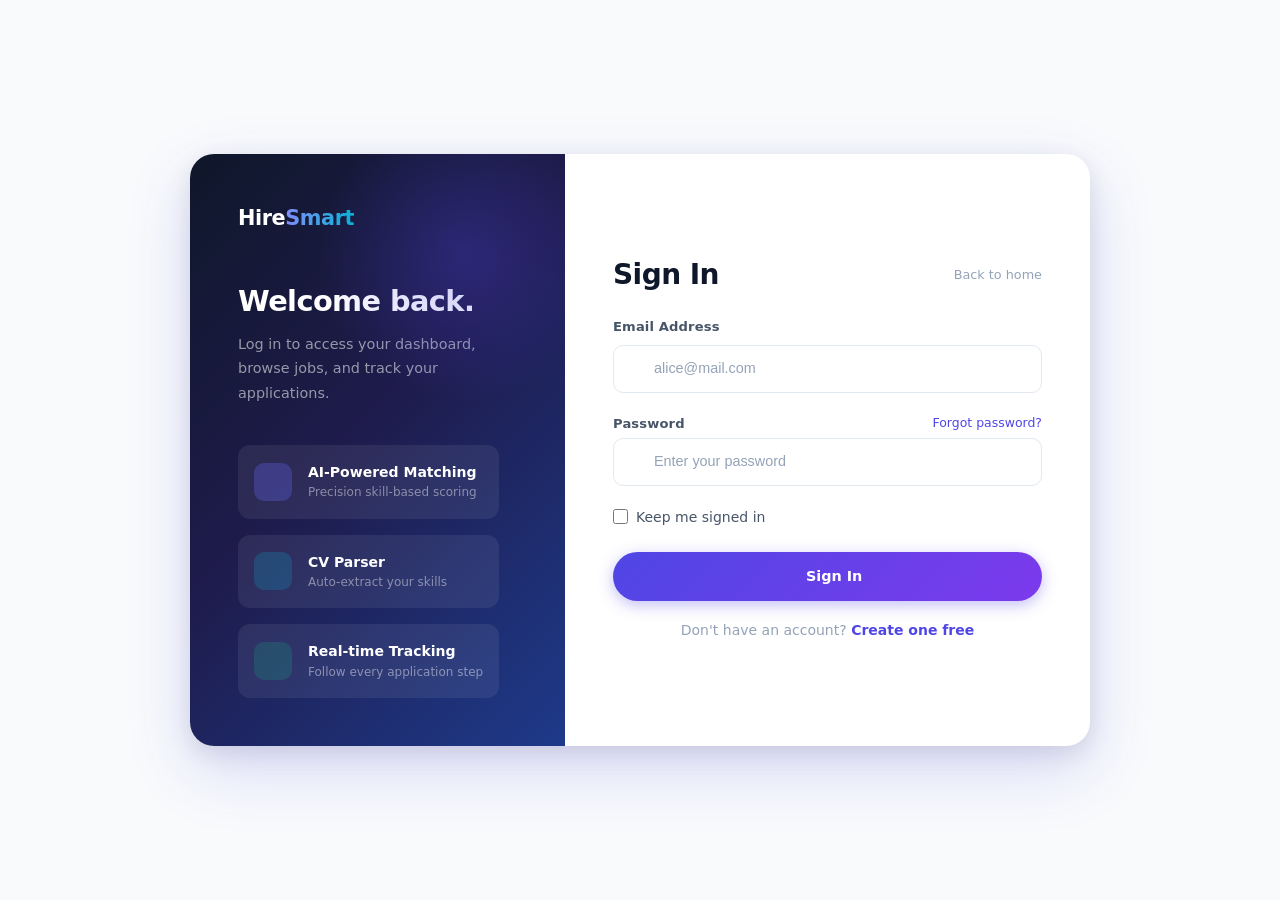
<file: frontend/jobs.html>
<!DOCTYPE html>
<html lang="en">
<head>
  <meta charset="UTF-8">
  <meta name="viewport" content="width=device-width, initial-scale=1.0">
  <title>Browse Jobs — HireSmart</title>
  <link href="https://cdn.jsdelivr.net/npm/bootstrap@5.3.0/dist/css/bootstrap.min.css" rel="stylesheet">
  <link href="https://cdn.jsdelivr.net/npm/bootstrap-icons@1.11.0/font/bootstrap-icons.css" rel="stylesheet">
  <link href="https://fonts.googleapis.com/css2?family=Inter:wght@300;400;500;600;700;800&display=swap" rel="stylesheet">
  <link href="styles.css" rel="stylesheet">
</head>
<body>

<div class="sidebar-overlay" id="sidebarOverlay" onclick="closeSidebar()"></div>

<div class="app-layout">

  <!-- Sidebar -->
  <aside class="sidebar" id="sidebar">
    <div class="sidebar-brand">
      <a href="index.html" class="sidebar-brand-text text-decoration-none">Hire<span>Smart</span></a>
    </div>
    <div id="sidebarNavArea">
      <div class="sidebar-section-label">Main</div>
      <nav class="sidebar-nav">
        <a href="dashboard_candidate.html" class="sidebar-link"><i class="bi bi-grid-1x2"></i> Dashboard</a>
        <a href="jobs.html" class="sidebar-link active"><i class="bi bi-briefcase"></i> Browse Jobs</a>
        <a href="applications.html" class="sidebar-link"><i class="bi bi-send"></i> My Applications</a>
        <a href="parse_cv.html" class="sidebar-link"><i class="bi bi-file-earmark-person"></i> Parse CV</a>
      </nav>
      <div class="sidebar-section-label">Account</div>
      <nav class="sidebar-nav">
        <a href="profile.html" class="sidebar-link"><i class="bi bi-person-circle"></i> My Profile</a>
        <a href="login.html" class="sidebar-link" style="color:rgba(239,68,68,.7);"><i class="bi bi-box-arrow-left"></i> Log Out</a>
      </nav>
    </div>
    <div class="sidebar-footer">
      <div class="sidebar-user">
        <div class="sidebar-avatar">JS</div>
        <div class="sidebar-user-info">
          <div class="sidebar-user-name">Jane Smith</div>
          <div class="sidebar-user-role">Candidate</div>
        </div>
      </div>
    </div>
  </aside>

  <!-- Main -->
  <div class="main-content">
    <header class="main-header">
      <div class="d-flex align-items-center gap-3">
        <button class="sidebar-toggle" onclick="openSidebar()"><i class="bi bi-list"></i></button>
        <h1 class="main-header-title">Browse Jobs</h1>
      </div>
      <div class="d-flex align-items-center gap-2">
        <button class="btn-icon" type="button" title="Notifications"><i class="bi bi-bell"></i></button>
        <div class="sidebar-avatar" style="width:36px;height:36px;font-size:.78rem;cursor:pointer;">JS</div>
      </div>
    </header>

    <div class="main-body">

      <!-- Search bar -->
      <div class="card-modern p-4 mb-4 animate-fade-up">
        <div class="row g-3 align-items-end">
          <div class="col-md-5">
            <label class="form-label-custom">Search Jobs</label>
            <div class="input-with-icon">
              <i class="bi bi-search"></i>
              <input type="text" class="form-control-custom" placeholder="Job title, skill, keyword…" id="searchInput" oninput="filterJobs()">
            </div>
          </div>
          <div class="col-md-3">
            <label class="form-label-custom">Location</label>
            <div class="input-with-icon">
              <i class="bi bi-geo-alt"></i>
              <select class="form-control-custom form-select-custom" id="locationFilter" onchange="filterJobs()">
                <option value="">All Locations</option>
                <option>Remote</option>
                <option>Hybrid</option>
                <option>On-site</option>
              </select>
            </div>
          </div>
          <div class="col-md-3">
            <label class="form-label-custom">Sort By</label>
            <select class="form-control-custom form-select-custom" id="sortFilter" onchange="filterJobs()">
              <option>Best Match</option>
              <option>Newest First</option>
              <option>Salary: High to Low</option>
            </select>
          </div>
          <div class="col-md-1 d-flex justify-content-end">
            <button class="btn btn-soft-primary" onclick="clearFilters()" title="Clear filters"><i class="bi bi-x-lg"></i></button>
          </div>
        </div>
      </div>

      <div class="row g-4">

        <!-- Filter panel -->
        <div class="col-lg-3 d-none d-lg-block">
          <div class="filter-panel">
            <h6>Skill Category</h6>
            <label class="filter-check"><input type="checkbox" data-cat="programming" onchange="filterJobs()"> Programming</label>
            <label class="filter-check"><input type="checkbox" data-cat="data" onchange="filterJobs()"> Data Science</label>
            <label class="filter-check"><input type="checkbox" data-cat="cloud" onchange="filterJobs()"> Cloud &amp; DevOps</label>
            <label class="filter-check"><input type="checkbox" data-cat="framework" onchange="filterJobs()"> Frameworks</label>
            <label class="filter-check"><input type="checkbox" data-cat="database" onchange="filterJobs()"> Databases</label>

            <h6 class="mt-4">Salary Range</h6>
            <label class="filter-check"><input type="checkbox" data-sal="under40" onchange="filterJobs()"> Under $40k</label>
            <label class="filter-check"><input type="checkbox" data-sal="40to70" onchange="filterJobs()"> $40k – $70k</label>
            <label class="filter-check"><input type="checkbox" data-sal="70to100" onchange="filterJobs()"> $70k – $100k</label>
            <label class="filter-check"><input type="checkbox" data-sal="over100" onchange="filterJobs()"> Above $100k</label>
          </div>
        </div>

        <!-- Job cards -->
        <div class="col-lg-9">
          <div class="d-flex align-items-center justify-content-between mb-3">
            <p class="text-muted mb-0" style="font-size:.875rem;" id="resultsCount">Showing <strong>10</strong> jobs</p>
            <div class="tabs-custom">
              <button class="tab-btn active" onclick="setTab(this,'all')">All Jobs</button>
              <button class="tab-btn" onclick="setTab(this,'matched')">Best Matches</button>
              <button class="tab-btn" onclick="setTab(this,'saved')">Saved</button>
            </div>
          </div>

          <div id="jobsContainer" class="d-flex flex-column gap-3">

            <!-- Job card template repeated -->
            <div class="job-card animate-fade-up" data-location="remote" data-title="Full Stack Developer" data-match="88">
              <div class="d-flex align-items-start gap-3">
                <div class="company-logo-placeholder">TS</div>
                <div style="flex:1;min-width:0;">
                  <div class="d-flex align-items-start justify-content-between gap-2 flex-wrap">
                    <div>
                      <h6 class="fw-700 mb-0" style="font-size:1rem;">Full Stack Developer</h6>
                      <p class="mb-0" style="font-size:.82rem;color:var(--text-muted);">TechSphere Inc. · <i class="bi bi-geo-alt"></i> Remote</p>
                    </div>
                    <div class="d-flex align-items-center gap-2">
                      <span class="badge-modern badge-open">Open</span>
                      <button class="btn-icon" title="Save job" onclick="toggleSave(this)"><i class="bi bi-bookmark"></i></button>
                    </div>
                  </div>
                  <div class="d-flex flex-wrap gap-1 my-2">
                    <span class="skill-tag programming">Python</span>
                    <span class="skill-tag framework">React</span>
                    <span class="skill-tag database">MySQL</span>
                    <span class="skill-tag cloud">Docker</span>
                    <span class="skill-tag tools">Git</span>
                  </div>
                  <div class="d-flex align-items-center justify-content-between flex-wrap gap-2">
                    <div class="d-flex align-items-center gap-3">
                      <span style="font-size:.78rem;color:var(--text-muted);"><i class="bi bi-cash-coin me-1"></i>$60k – $90k</span>
                      <span style="font-size:.78rem;color:var(--text-muted);"><i class="bi bi-people me-1"></i>18 applicants</span>
                    </div>
                    <div class="d-flex align-items-center gap-2">
                      <div class="match-ring-wrap match-ring-high" style="width:52px;height:52px;">
                        <svg viewBox="0 0 52 52" width="52" height="52">
                          <circle fill="none" stroke="var(--surface-alt)" stroke-width="5" cx="26" cy="26" r="21"/>
                          <circle fill="none" class="match-ring-arc" stroke-width="5" stroke-linecap="round" cx="26" cy="26" r="21" stroke-dasharray="116 132" transform="rotate(-90 26 26)"/>
                        </svg>
                        <span style="font-size:.7rem;font-weight:800;color:var(--success);position:relative;z-index:1;">88%</span>
                      </div>
                      <button class="btn btn-primary-grad btn-sm" onclick="applyJob(this)">Apply</button>
                    </div>
                  </div>
                </div>
              </div>
            </div>

            <div class="job-card animate-fade-up delay-1" data-location="hybrid" data-title="Data Analyst" data-match="63">
              <div class="d-flex align-items-start gap-3">
                <div class="company-logo-placeholder" style="background:linear-gradient(135deg,#06b6d4,#3b82f6);">CV</div>
                <div style="flex:1;min-width:0;">
                  <div class="d-flex align-items-start justify-content-between gap-2 flex-wrap">
                    <div>
                      <h6 class="fw-700 mb-0" style="font-size:1rem;">Data Analyst</h6>
                      <p class="mb-0" style="font-size:.82rem;color:var(--text-muted);">CloudVision · <i class="bi bi-geo-alt"></i> Hybrid · Bangalore</p>
                    </div>
                    <div class="d-flex align-items-center gap-2">
                      <span class="badge-modern badge-open">Open</span>
                      <button class="btn-icon" title="Save job" onclick="toggleSave(this)"><i class="bi bi-bookmark"></i></button>
                    </div>
                  </div>
                  <div class="d-flex flex-wrap gap-1 my-2">
                    <span class="skill-tag data">Python</span>
                    <span class="skill-tag data">Tableau</span>
                    <span class="skill-tag database">SQL</span>
                    <span class="skill-tag data">Machine Learning</span>
                  </div>
                  <div class="d-flex align-items-center justify-content-between flex-wrap gap-2">
                    <div class="d-flex align-items-center gap-3">
                      <span style="font-size:.78rem;color:var(--text-muted);"><i class="bi bi-cash-coin me-1"></i>$45k – $65k</span>
                      <span style="font-size:.78rem;color:var(--text-muted);"><i class="bi bi-people me-1"></i>9 applicants</span>
                    </div>
                    <div class="d-flex align-items-center gap-2">
                      <div class="match-ring-wrap match-ring-mid" style="width:52px;height:52px;">
                        <svg viewBox="0 0 52 52" width="52" height="52">
                          <circle fill="none" stroke="var(--surface-alt)" stroke-width="5" cx="26" cy="26" r="21"/>
                          <circle fill="none" class="match-ring-arc" stroke-width="5" stroke-linecap="round" cx="26" cy="26" r="21" stroke-dasharray="83 132" transform="rotate(-90 26 26)"/>
                        </svg>
                        <span style="font-size:.7rem;font-weight:800;color:var(--warning);position:relative;z-index:1;">63%</span>
                      </div>
                      <button class="btn btn-primary-grad btn-sm" onclick="applyJob(this)">Apply</button>
                    </div>
                  </div>
                </div>
              </div>
            </div>

            <div class="job-card animate-fade-up delay-2" data-location="onsite" data-title="Backend Engineer" data-match="43">
              <div class="d-flex align-items-start gap-3">
                <div class="company-logo-placeholder" style="background:linear-gradient(135deg,#f59e0b,#ef4444);">DD</div>
                <div style="flex:1;min-width:0;">
                  <div class="d-flex align-items-start justify-content-between gap-2 flex-wrap">
                    <div>
                      <h6 class="fw-700 mb-0" style="font-size:1rem;">Backend Engineer</h6>
                      <p class="mb-0" style="font-size:.82rem;color:var(--text-muted);">DataDrive · <i class="bi bi-geo-alt"></i> On-site · Mumbai</p>
                    </div>
                    <div class="d-flex align-items-center gap-2">
                      <span class="badge-modern badge-open">Open</span>
                      <button class="btn-icon" title="Save job" onclick="toggleSave(this)"><i class="bi bi-bookmark"></i></button>
                    </div>
                  </div>
                  <div class="d-flex flex-wrap gap-1 my-2">
                    <span class="skill-tag programming">Java</span>
                    <span class="skill-tag framework">Spring Boot</span>
                    <span class="skill-tag cloud">Docker</span>
                    <span class="skill-tag database">PostgreSQL</span>
                  </div>
                  <div class="d-flex align-items-center justify-content-between flex-wrap gap-2">
                    <div class="d-flex align-items-center gap-3">
                      <span style="font-size:.78rem;color:var(--text-muted);"><i class="bi bi-cash-coin me-1"></i>$55k – $80k</span>
                      <span style="font-size:.78rem;color:var(--text-muted);"><i class="bi bi-people me-1"></i>11 applicants</span>
                    </div>
                    <div class="d-flex align-items-center gap-2">
                      <div class="match-ring-wrap match-ring-low" style="width:52px;height:52px;">
                        <svg viewBox="0 0 52 52" width="52" height="52">
                          <circle fill="none" stroke="var(--surface-alt)" stroke-width="5" cx="26" cy="26" r="21"/>
                          <circle fill="none" class="match-ring-arc" stroke-width="5" stroke-linecap="round" cx="26" cy="26" r="21" stroke-dasharray="57 132" transform="rotate(-90 26 26)"/>
                        </svg>
                        <span style="font-size:.7rem;font-weight:800;color:var(--danger);position:relative;z-index:1;">43%</span>
                      </div>
                      <button class="btn btn-primary-grad btn-sm" onclick="applyJob(this)">Apply</button>
                    </div>
                  </div>
                </div>
              </div>
            </div>

            <div class="job-card animate-fade-up delay-3" data-location="remote" data-title="ML Engineer" data-match="79">
              <div class="d-flex align-items-start gap-3">
                <div class="company-logo-placeholder" style="background:linear-gradient(135deg,#10b981,#059669);">IN</div>
                <div style="flex:1;min-width:0;">
                  <div class="d-flex align-items-start justify-content-between gap-2 flex-wrap">
                    <div>
                      <h6 class="fw-700 mb-0" style="font-size:1rem;">Machine Learning Engineer</h6>
                      <p class="mb-0" style="font-size:.82rem;color:var(--text-muted);">InnoTech · <i class="bi bi-geo-alt"></i> Remote</p>
                    </div>
                    <div class="d-flex align-items-center gap-2">
                      <span class="badge-modern badge-open">Open</span>
                      <button class="btn-icon" title="Save job" onclick="toggleSave(this)"><i class="bi bi-bookmark"></i></button>
                    </div>
                  </div>
                  <div class="d-flex flex-wrap gap-1 my-2">
                    <span class="skill-tag data">Machine Learning</span>
                    <span class="skill-tag programming">Python</span>
                    <span class="skill-tag data">Statistics</span>
                    <span class="skill-tag cloud">AWS</span>
                  </div>
                  <div class="d-flex align-items-center justify-content-between flex-wrap gap-2">
                    <div class="d-flex align-items-center gap-3">
                      <span style="font-size:.78rem;color:var(--text-muted);"><i class="bi bi-cash-coin me-1"></i>$80k – $110k</span>
                      <span style="font-size:.78rem;color:var(--text-muted);"><i class="bi bi-people me-1"></i>5 applicants</span>
                    </div>
                    <div class="d-flex align-items-center gap-2">
                      <div class="match-ring-wrap match-ring-high" style="width:52px;height:52px;">
                        <svg viewBox="0 0 52 52" width="52" height="52">
                          <circle fill="none" stroke="var(--surface-alt)" stroke-width="5" cx="26" cy="26" r="21"/>
                          <circle fill="none" class="match-ring-arc" stroke-width="5" stroke-linecap="round" cx="26" cy="26" r="21" stroke-dasharray="105 132" transform="rotate(-90 26 26)"/>
                        </svg>
                        <span style="font-size:.7rem;font-weight:800;color:var(--success);position:relative;z-index:1;">79%</span>
                      </div>
                      <button class="btn btn-primary-grad btn-sm" onclick="applyJob(this)">Apply</button>
                    </div>
                  </div>
                </div>
              </div>
            </div>

          </div>
        </div>
      </div>
    </div>
  </div>
</div>

<script src="https://cdn.jsdelivr.net/npm/bootstrap@5.3.0/dist/js/bootstrap.bundle.min.js"></script>
<script src="ui.js"></script>
<script src="api.js"></script>
<script>
  let activeTab = 'all';
  let loadedJobs = [];

  function openPostJob() {
    window.location.href = 'dashboard_employer.html';
  }

  function openSidebar() {
    document.getElementById('sidebar').classList.add('open');
    document.getElementById('sidebarOverlay').classList.add('show');
  }
  function closeSidebar() {
    document.getElementById('sidebar').classList.remove('open');
    document.getElementById('sidebarOverlay').classList.remove('show');
  }

  function setTab(btn, tab) {
    document.querySelectorAll('.tab-btn').forEach(b => b.classList.remove('active'));
    btn.classList.add('active');
    activeTab = tab;
    filterJobs();
  }

  function parseSalaryMax(s) {
    if (!s) return 0;
    const nums = s.match(/\d+(?:\.\d+)?/g);
    if (!nums) return 0;
    const maxVal = Math.max(...nums.map(Number));
    return s.toLowerCase().includes('k') ? maxVal : maxVal / 1000;
  }

  function normalizeLocation(s) {
    return s.toLowerCase().replace(/[-\s]/g, '');
  }

  function filterJobs() {
    const query    = document.getElementById('searchInput').value.toLowerCase();
    const location = document.getElementById('locationFilter').value;
    const normLoc  = normalizeLocation(location);

    const checkedCats = Array.from(
      document.querySelectorAll('.filter-check input[data-cat]:checked')
    ).map(cb => cb.dataset.cat);

    const checkedSal = Array.from(
      document.querySelectorAll('.filter-check input[data-sal]:checked')
    ).map(cb => cb.dataset.sal);

    const cards = document.querySelectorAll('.job-card');
    let count = 0;
    cards.forEach(card => {
      const title   = (card.dataset.title || '').toLowerCase();
      const company = (card.dataset.company || '').toLowerCase();
      const loc     = normalizeLocation(card.dataset.location || '');
      const salMax  = parseFloat(card.dataset.salaryMax) || 0;

      const matchSearch   = !query || title.includes(query) || company.includes(query);
      const matchLocation = !normLoc || loc.includes(normLoc);
      const matchTab = activeTab === 'all'
        || (activeTab === 'matched' && Number(card.dataset.match || 0) >= 75)
        || (activeTab === 'saved' && card.dataset.saved === 'true');

      let matchCat = checkedCats.length === 0;
      if (!matchCat) {
        const cardCats = Array.from(card.querySelectorAll('.skill-tag'))
          .map(el => Array.from(el.classList).find(c => c !== 'skill-tag') || '');
        matchCat = checkedCats.some(cat => cardCats.includes(cat));
      }

      let matchSal = checkedSal.length === 0;
      if (!matchSal && salMax > 0) {
        matchSal = checkedSal.some(range => {
          if (range === 'under40') return salMax <= 40;
          if (range === '40to70')  return salMax > 40 && salMax <= 70;
          if (range === '70to100') return salMax > 70 && salMax <= 100;
          if (range === 'over100') return salMax > 100;
          return false;
        });
      }

      const show = matchSearch && matchLocation && matchTab && matchCat && matchSal;
      card.style.display = show ? '' : 'none';
      if (show) count++;
    });

    applySortToContainer();
    document.getElementById('resultsCount').innerHTML = `Showing <strong>${count}</strong> job${count !== 1 ? 's' : ''}`;
  }

  function applySortToContainer() {
    const sortVal = document.getElementById('sortFilter').value;
    const container = document.getElementById('jobsContainer');
    const cards = Array.from(container.querySelectorAll('.job-card'));

    cards.sort((a, b) => {
      if (sortVal === 'Newest First') {
        const da = a.dataset.date || '';
        const db = b.dataset.date || '';
        return db.localeCompare(da);
      }
      if (sortVal === 'Salary: High to Low') {
        return (parseFloat(b.dataset.salaryMax) || 0) - (parseFloat(a.dataset.salaryMax) || 0);
      }
      // Best Match — restore original API order
      return parseInt(a.dataset.order || 0) - parseInt(b.dataset.order || 0);
    });

    cards.forEach(card => container.appendChild(card));
  }

  function clearFilters() {
    document.getElementById('searchInput').value = '';
    document.getElementById('locationFilter').value = '';
    document.getElementById('sortFilter').value = 'Best Match';
    document.querySelectorAll('.filter-check input[type="checkbox"]').forEach(cb => { cb.checked = false; });
    filterJobs();
  }

  function toggleSave(btn) {
    const icon = btn.querySelector('i');
    const saved = icon.classList.contains('bi-bookmark-fill');
    icon.className = saved ? 'bi bi-bookmark' : 'bi bi-bookmark-fill';
    btn.closest('.job-card').dataset.saved = saved ? 'false' : 'true';
    btn.style.color = saved ? '' : 'var(--primary)';
    btn.style.borderColor = saved ? '' : 'var(--primary)';
    btn.style.background = saved ? '' : 'rgba(79,70,229,.08)';
    showToast(saved ? 'Job removed from saved jobs.' : 'Job saved.', saved ? 'info' : 'success');
    filterJobs();
  }

  function applyJob(btn) {
    const card = btn.closest('.job-card');
    const jobId = card?.dataset.jobId;
    btn.disabled = true;
    btn.innerHTML = '<span class="spinner-border spinner-border-sm me-1"></span>Applying';

    apiRequest('apply_job.php', {
      method: 'POST',
      body: JSON.stringify({ job_id: jobId }),
    }).then(() => {
      btn.innerHTML = '<i class="bi bi-check-circle me-1"></i>Applied';
      card.dataset.applied = 'true';
      showToast('Application submitted.', 'success');
    }).catch(error => {
      btn.disabled = false;
      btn.innerHTML = 'Apply';
      showToast(error.message, 'warning');
    });
  }

  function jobCard(job, order) {
    const score   = Math.round(job.match_score ?? 0);
    const ringClass = score >= 75 ? 'match-ring-high' : score >= 50 ? 'match-ring-mid' : 'match-ring-low';
    const dash    = Math.round((score / 100) * 132);
    const salMax  = parseSalaryMax(job.salary_range);
    return `
      <div class="job-card animate-fade-up"
        data-job-id="${job.job_id}"
        data-location="${escapeHtml(job.location || '')}"
        data-title="${escapeHtml(job.job_title)}"
        data-company="${escapeHtml(job.company_name)}"
        data-match="${score}"
        data-salary-max="${salMax}"
        data-date="${escapeHtml(job.created_at || '')}"
        data-order="${order}"
        data-saved="false"
        data-applied="${job.already_applied ? 'true' : 'false'}">
        <div class="d-flex align-items-start gap-3">
          <div class="company-logo-placeholder">${initials(job.company_name)}</div>
          <div style="flex:1;min-width:0;">
            <div class="d-flex align-items-start justify-content-between gap-2 flex-wrap">
              <div>
                <h6 class="fw-700 mb-0" style="font-size:1rem;">${escapeHtml(job.job_title)}</h6>
                <p class="mb-0" style="font-size:.82rem;color:var(--text-muted);">${escapeHtml(job.company_name)} · <i class="bi bi-geo-alt"></i> ${escapeHtml(job.location || 'Not specified')}</p>
              </div>
              <div class="d-flex align-items-center gap-2">
                <span class="badge-modern badge-open">Open</span>
                <button class="btn-icon" type="button" title="Save job" onclick="toggleSave(this)"><i class="bi bi-bookmark"></i></button>
              </div>
            </div>
            <div class="d-flex flex-wrap gap-1 my-2">${skillTags(job.skills)}</div>
            <div class="d-flex align-items-center justify-content-between flex-wrap gap-2">
              <div class="d-flex align-items-center gap-3">
                <span style="font-size:.78rem;color:var(--text-muted);"><i class="bi bi-cash-coin me-1"></i>${escapeHtml(job.salary_range || 'Salary not listed')}</span>
                <span style="font-size:.78rem;color:var(--text-muted);"><i class="bi bi-people me-1"></i>${job.total_applicants} applicants</span>
              </div>
              <div class="d-flex align-items-center gap-2">
                <div class="match-ring-wrap ${ringClass}" style="width:52px;height:52px;">
                  <svg viewBox="0 0 52 52" width="52" height="52">
                    <circle fill="none" stroke="var(--surface-alt)" stroke-width="5" cx="26" cy="26" r="21"/>
                    <circle fill="none" class="match-ring-arc" stroke-width="5" stroke-linecap="round" cx="26" cy="26" r="21" stroke-dasharray="${dash} 132" transform="rotate(-90 26 26)"/>
                  </svg>
                  <span style="font-size:.7rem;font-weight:800;position:relative;z-index:1;">${score}%</span>
                </div>
                <button class="btn btn-primary-grad btn-sm" onclick="applyJob(this)" ${job.already_applied ? 'disabled' : ''}>${job.already_applied ? '<i class="bi bi-check-circle me-1"></i>Applied' : 'Apply'}</button>
              </div>
            </div>
          </div>
        </div>
      </div>`;
  }

  async function loadJobs() {
    const user = await requireCurrentUser();
    if (!user) return;

    if (user.user_type === 'employer') {
      window.location.replace('my_jobs.html');
      return;
    }

    try {
      const data = await apiRequest('get_jobs.php');
      loadedJobs = data.jobs;
      document.getElementById('jobsContainer').innerHTML = loadedJobs.map((j, i) => jobCard(j, i)).join('');
      filterJobs();
    } catch (error) {
      showToast(error.message, 'warning');
    }
  }

  document.addEventListener('DOMContentLoaded', loadJobs);
</script>
</body>
</html>
</file>
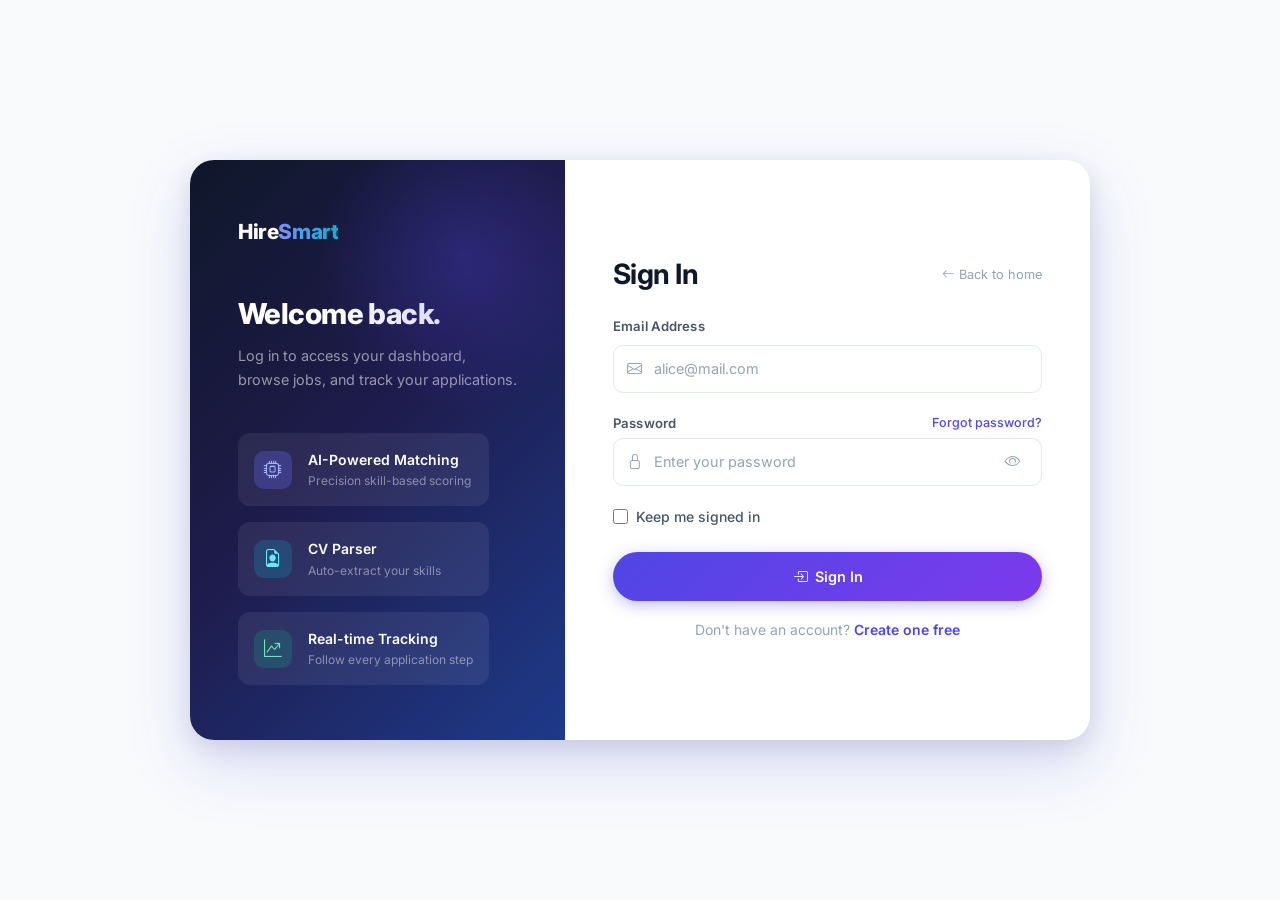
<file: frontend/login.html>
<!DOCTYPE html>
<html lang="en">
<head>
  <meta charset="UTF-8">
  <meta name="viewport" content="width=device-width, initial-scale=1.0">
  <title>Log In — HireSmart</title>
  <link href="https://cdn.jsdelivr.net/npm/bootstrap@5.3.0/dist/css/bootstrap.min.css" rel="stylesheet">
  <link href="https://cdn.jsdelivr.net/npm/bootstrap-icons@1.11.0/font/bootstrap-icons.css" rel="stylesheet">
  <link href="https://fonts.googleapis.com/css2?family=Inter:wght@300;400;500;600;700;800&display=swap" rel="stylesheet">
  <link href="styles.css" rel="stylesheet">
</head>
<body style="background:var(--bg);min-height:100vh;display:flex;align-items:center;justify-content:center;padding:1.5rem;">

  <div class="auth-card w-100" style="max-width:900px;">
    <div class="row g-0" style="min-height:580px;">

      <!-- Left panel -->
      <div class="col-lg-5 auth-panel">
        <a href="index.html" class="sidebar-brand-text mb-5 d-block text-decoration-none">
          Hire<span>Smart</span>
        </a>
        <h2 style="color:#fff;font-weight:800;font-size:1.8rem;letter-spacing:-.02em;margin-bottom:.75rem;">Welcome back.</h2>
        <p style="color:rgba(255,255,255,.55);font-size:.9rem;line-height:1.7;margin-bottom:2.5rem;">Log in to access your dashboard, browse jobs, and track your applications.</p>

        <div class="d-flex flex-column gap-3">
          <div class="d-flex align-items-center gap-3" style="background:rgba(255,255,255,.07);border-radius:12px;padding:1rem;">
            <div style="width:38px;height:38px;border-radius:10px;background:rgba(99,102,241,.3);display:flex;align-items:center;justify-content:center;flex-shrink:0;">
              <i class="bi bi-cpu" style="color:#a5b4fc;font-size:1.1rem;"></i>
            </div>
            <div>
              <div style="font-weight:600;color:#fff;font-size:.875rem;">AI-Powered Matching</div>
              <div style="font-size:.75rem;color:rgba(255,255,255,.45);">Precision skill-based scoring</div>
            </div>
          </div>
          <div class="d-flex align-items-center gap-3" style="background:rgba(255,255,255,.07);border-radius:12px;padding:1rem;">
            <div style="width:38px;height:38px;border-radius:10px;background:rgba(6,182,212,.2);display:flex;align-items:center;justify-content:center;flex-shrink:0;">
              <i class="bi bi-file-earmark-person" style="color:#67e8f9;font-size:1.1rem;"></i>
            </div>
            <div>
              <div style="font-weight:600;color:#fff;font-size:.875rem;">CV Parser</div>
              <div style="font-size:.75rem;color:rgba(255,255,255,.45);">Auto-extract your skills</div>
            </div>
          </div>
          <div class="d-flex align-items-center gap-3" style="background:rgba(255,255,255,.07);border-radius:12px;padding:1rem;">
            <div style="width:38px;height:38px;border-radius:10px;background:rgba(16,185,129,.2);display:flex;align-items:center;justify-content:center;flex-shrink:0;">
              <i class="bi bi-graph-up-arrow" style="color:#6ee7b7;font-size:1.1rem;"></i>
            </div>
            <div>
              <div style="font-weight:600;color:#fff;font-size:.875rem;">Real-time Tracking</div>
              <div style="font-size:.75rem;color:rgba(255,255,255,.45);">Follow every application step</div>
            </div>
          </div>
        </div>
      </div>

      <!-- Right: Form -->
      <div class="col-lg-7 auth-form-panel d-flex flex-column justify-content-center">
        <div class="d-flex align-items-center justify-content-between mb-4">
          <h3 class="fw-800 mb-0" style="letter-spacing:-.02em;">Sign In</h3>
          <a href="index.html" class="text-muted" style="font-size:.8rem;text-decoration:none;color:var(--text-muted)!important;">
            <i class="bi bi-arrow-left me-1"></i>Back to home
          </a>
        </div>

        <form id="loginForm" novalidate>
          <div class="form-group">
            <label class="form-label-custom">Email Address</label>
            <div class="input-with-icon">
              <i class="bi bi-envelope"></i>
              <input type="email" class="form-control-custom" id="emailInput" placeholder="alice@mail.com" required autocomplete="email">
            </div>
          </div>

          <div class="form-group">
            <div class="d-flex justify-content-between align-items-center mb-1">
              <label class="form-label-custom mb-0">Password</label>
              <a href="#" style="font-size:.78rem;color:var(--primary);text-decoration:none;font-weight:500;">Forgot password?</a>
            </div>
            <div class="input-with-icon has-password-toggle">
              <i class="bi bi-lock"></i>
              <input type="password" class="form-control-custom" id="passwordInput" placeholder="Enter your password" required autocomplete="current-password">
              <button type="button" class="password-toggle" onclick="togglePassword()" aria-label="Show password">
                <i class="bi bi-eye" id="eyeIcon"></i>
              </button>
            </div>
          </div>

          <div class="d-flex align-items-center gap-2 mb-4" style="font-size:.875rem;">
            <input type="checkbox" id="rememberMe" style="accent-color:var(--primary);width:15px;height:15px;cursor:pointer;">
            <label for="rememberMe" style="cursor:pointer;color:var(--text-secondary);font-weight:500;">Keep me signed in</label>
          </div>

          <button type="submit" class="btn btn-primary-grad w-100 mb-3" style="padding:.85rem;">
            <i class="bi bi-box-arrow-in-right me-2"></i>Sign In
          </button>

          <div class="text-center">
            <span style="font-size:.875rem;color:var(--text-muted);">Don't have an account? </span>
            <a href="register.html" style="font-size:.875rem;color:var(--primary);font-weight:600;text-decoration:none;">Create one free</a>
          </div>
        </form>


      </div>

    </div>
  </div>

  <script src="https://cdn.jsdelivr.net/npm/bootstrap@5.3.0/dist/js/bootstrap.bundle.min.js"></script>
  <script src="ui.js"></script>
  <script src="api.js"></script>
  <script>
    function togglePassword() {
      const input = document.getElementById('passwordInput');
      const icon  = document.getElementById('eyeIcon');
      if (input.type === 'password') {
        input.type = 'text';
        icon.className = 'bi bi-eye-slash';
      } else {
        input.type = 'password';
        icon.className = 'bi bi-eye';
      }
    }

    document.getElementById('loginForm').addEventListener('submit', async function(e) {
      e.preventDefault();
      const submit = this.querySelector('button[type="submit"]');
      submit.disabled = true;
      submit.innerHTML = '<span class="spinner-border spinner-border-sm me-2"></span>Signing in...';

      try {
        const { user } = await apiRequest('login.php', {
          method: 'POST',
          body: JSON.stringify({
            email: document.getElementById('emailInput').value.trim(),
            password: document.getElementById('passwordInput').value,
          }),
        });
        showToast('Signed in successfully.', 'success');
        window.location.href = user.user_type === 'employer' ? 'dashboard_employer.html' : 'dashboard_candidate.html';
      } catch (error) {
        showToast(error.message, 'warning');
        submit.disabled = false;
        submit.innerHTML = '<i class="bi bi-box-arrow-in-right me-2"></i>Sign In';
      }
    });
  </script>
</body>
</html>
</file>
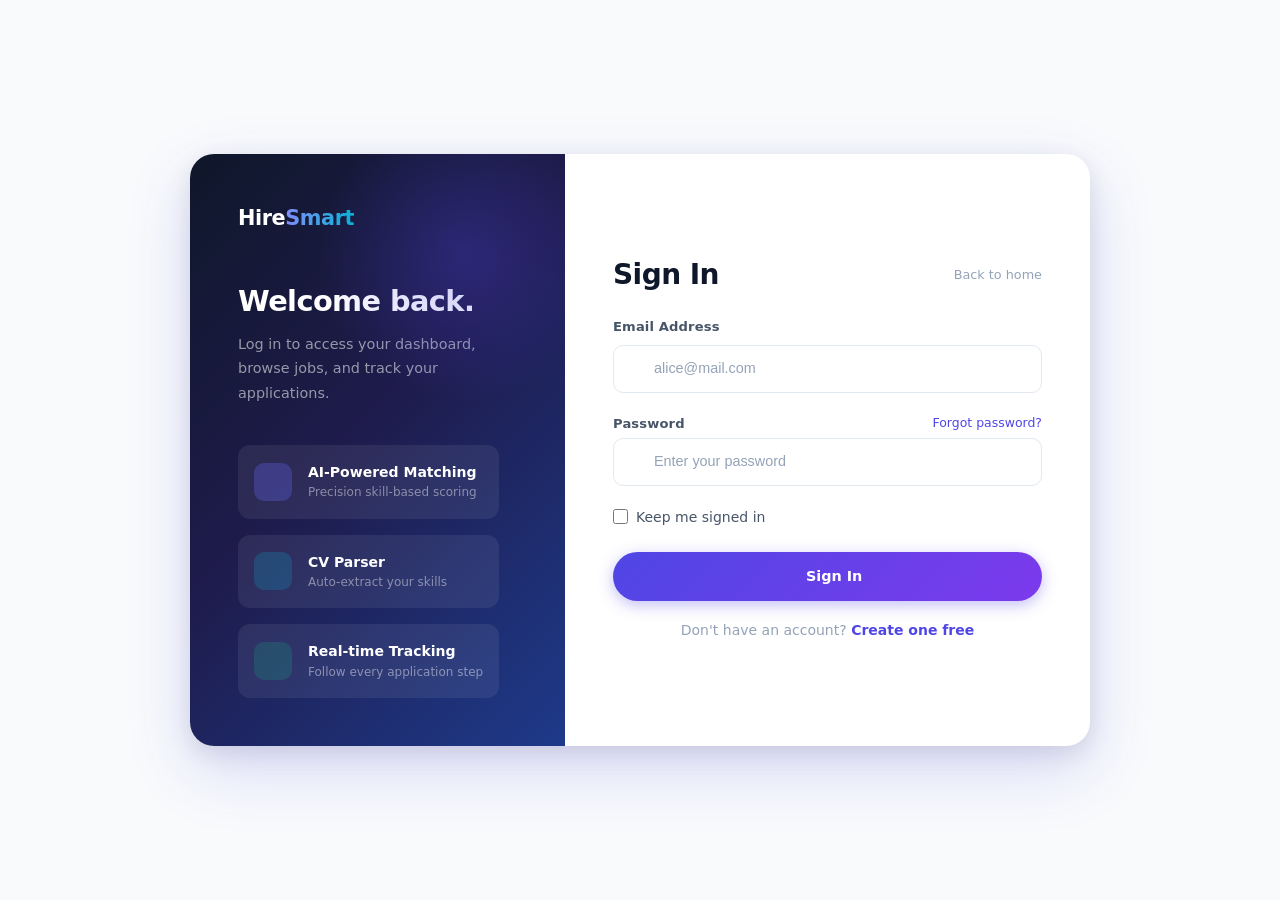
<file: frontend/parse_cv.html>
<!DOCTYPE html>
<html lang="en">
<head>
  <meta charset="UTF-8">
  <meta name="viewport" content="width=device-width, initial-scale=1.0">
  <title>Parse CV — HireSmart</title>
  <link href="https://cdn.jsdelivr.net/npm/bootstrap@5.3.0/dist/css/bootstrap.min.css" rel="stylesheet">
  <link href="https://cdn.jsdelivr.net/npm/bootstrap-icons@1.11.0/font/bootstrap-icons.css" rel="stylesheet">
  <link href="https://fonts.googleapis.com/css2?family=Inter:wght@300;400;500;600;700;800&display=swap" rel="stylesheet">
  <link href="styles.css" rel="stylesheet">
</head>
<body>

<div class="sidebar-overlay" id="sidebarOverlay" onclick="closeSidebar()"></div>

<div class="app-layout">

  <!-- Sidebar -->
  <aside class="sidebar" id="sidebar">
    <div class="sidebar-brand">
      <a href="index.html" class="sidebar-brand-text text-decoration-none">Hire<span>Smart</span></a>
    </div>
    <div class="sidebar-section-label">Main</div>
    <nav class="sidebar-nav">
      <a href="dashboard_candidate.html" class="sidebar-link"><i class="bi bi-grid-1x2"></i> Dashboard</a>
      <a href="jobs.html" class="sidebar-link"><i class="bi bi-briefcase"></i> Browse Jobs</a>
      <a href="applications.html" class="sidebar-link"><i class="bi bi-send"></i> My Applications</a>
      <a href="parse_cv.html" class="sidebar-link active"><i class="bi bi-file-earmark-person"></i> Parse CV</a>
    </nav>
    <div class="sidebar-section-label">Account</div>
    <nav class="sidebar-nav">
      <a href="profile.html" class="sidebar-link"><i class="bi bi-person-circle"></i> My Profile</a>
      <a href="login.html" class="sidebar-link" style="color:rgba(239,68,68,.7);"><i class="bi bi-box-arrow-left"></i> Log Out</a>
    </nav>
    <div class="sidebar-footer">
      <div class="sidebar-user">
        <div class="sidebar-avatar">JS</div>
        <div class="sidebar-user-info">
          <div class="sidebar-user-name">Jane Smith</div>
          <div class="sidebar-user-role">Candidate</div>
        </div>
      </div>
    </div>
  </aside>

  <div class="main-content">
    <header class="main-header">
      <div class="d-flex align-items-center gap-3">
        <button class="sidebar-toggle" onclick="openSidebar()"><i class="bi bi-list"></i></button>
        <h1 class="main-header-title">Parse CV</h1>
      </div>
      <div class="d-flex align-items-center gap-2">
        <button class="btn-icon" type="button" title="Notifications"><i class="bi bi-bell"></i></button>
        <div class="sidebar-avatar" style="width:36px;height:36px;font-size:.78rem;">JS</div>
      </div>
    </header>

    <div class="main-body">

      <div class="row g-4">

        <!-- Left: Upload + Steps -->
        <div class="col-lg-8">

          <!-- Steps indicator -->
          <div class="d-flex align-items-center gap-2 mb-4">
            <div class="d-flex align-items-center gap-2" id="step1Indicator">
              <div style="width:28px;height:28px;border-radius:50%;background:var(--grad-primary);display:flex;align-items:center;justify-content:center;font-weight:700;font-size:.75rem;color:#fff;flex-shrink:0;">1</div>
              <span style="font-size:.82rem;font-weight:600;color:var(--primary);">Upload CV</span>
            </div>
            <div style="flex:1;height:2px;background:var(--border);border-radius:99px;max-width:60px;"></div>
            <div class="d-flex align-items-center gap-2" id="step2Indicator" style="opacity:.4;">
              <div style="width:28px;height:28px;border-radius:50%;background:var(--border-strong);display:flex;align-items:center;justify-content:center;font-weight:700;font-size:.75rem;color:#fff;flex-shrink:0;">2</div>
              <span style="font-size:.82rem;font-weight:600;color:var(--text-muted);">Parse &amp; Extract</span>
            </div>
            <div style="flex:1;height:2px;background:var(--border);border-radius:99px;max-width:60px;"></div>
            <div class="d-flex align-items-center gap-2" id="step3Indicator" style="opacity:.4;">
              <div style="width:28px;height:28px;border-radius:50%;background:var(--border-strong);display:flex;align-items:center;justify-content:center;font-weight:700;font-size:.75rem;color:#fff;flex-shrink:0;">3</div>
              <span style="font-size:.82rem;font-weight:600;color:var(--text-muted);">Save to Profile</span>
            </div>
          </div>

          <!-- Upload zone -->
          <div id="uploadSection">
            <div class="upload-zone" id="dropZone"
                 ondragover="handleDragOver(event)"
                 ondragleave="handleDragLeave(event)"
                 ondrop="handleDrop(event)"
                 onclick="document.getElementById('fileInput').click()">
              <div class="upload-icon-wrap">
                <i class="bi bi-cloud-arrow-up"></i>
              </div>
              <h5 class="fw-700 mb-2">Drop your CV here</h5>
              <p style="color:var(--text-muted);font-size:.875rem;margin-bottom:1.25rem;">or click to browse your files</p>
              <div style="display:inline-flex;align-items:center;gap:.5rem;background:var(--surface);border:1.5px solid var(--border);border-radius:var(--radius-pill);padding:.4rem 1.1rem;font-size:.8rem;font-weight:600;color:var(--text-secondary);">
                <i class="bi bi-file-earmark-pdf" style="color:#ef4444;"></i> PDF supported
              </div>
              <input type="file" id="fileInput" accept=".pdf" style="display:none;" onchange="handleFileSelect(event)">
            </div>

            <!-- Selected file preview -->
            <div id="filePreview" style="display:none;margin-top:1rem;" class="card-modern p-3">
              <div class="d-flex align-items-center gap-3">
                <div style="width:44px;height:44px;background:rgba(239,68,68,.1);border-radius:var(--radius-sm);display:flex;align-items:center;justify-content:center;flex-shrink:0;">
                  <i class="bi bi-file-earmark-pdf" style="color:#ef4444;font-size:1.3rem;"></i>
                </div>
                <div style="flex:1;min-width:0;">
                  <div class="fw-600" style="font-size:.9rem;" id="fileName">resume.pdf</div>
                  <div style="font-size:.75rem;color:var(--text-muted);" id="fileSize">2.4 MB</div>
                </div>
                <button class="btn-icon" type="button" onclick="clearFile()" title="Remove file"><i class="bi bi-x-lg"></i></button>
              </div>
              <button type="button" class="btn btn-primary-grad w-100 mt-3" onclick="startParsing()">
                <i class="bi bi-cpu me-2"></i>Parse CV
              </button>
            </div>
          </div>

          <!-- Parsing state -->
          <div id="parsingSection" style="display:none;">
            <div class="card-modern p-5 text-center">
              <div style="width:72px;height:72px;border-radius:50%;background:rgba(79,70,229,.1);display:flex;align-items:center;justify-content:center;margin:0 auto 1.5rem;animation:float 2s ease-in-out infinite;">
                <i class="bi bi-cpu" style="font-size:2rem;color:var(--primary);"></i>
              </div>
              <h5 class="fw-700 mb-2">Extracting Skills...</h5>
              <p style="color:var(--text-muted);font-size:.875rem;margin-bottom:1.5rem;">Our parser is scanning your CV for technical and soft skills</p>
              <div class="progress-modern mx-auto" style="max-width:300px;height:6px;">
                <div class="bar" id="parseProgressBar" style="width:0%;transition:width .4s ease;"></div>
              </div>
              <p style="font-size:.75rem;color:var(--text-muted);margin-top:.75rem;" id="parseProgressText">Initialising parser…</p>
            </div>
          </div>

          <!-- Results section -->
          <div id="resultsSection" style="display:none;" class="animate-fade">
            <div class="card-modern mb-4">
              <div class="d-flex align-items-center justify-content-between p-4 pb-3">
                <div>
                  <h6 class="fw-700 mb-0">Extracted Skills</h6>
                  <p class="text-muted mb-0" style="font-size:.78rem;" id="skillsFoundCount">7 skills found in your CV</p>
                </div>
                <div class="d-flex gap-2">
                  <button class="btn btn-soft-primary btn-sm" onclick="resetParser()">
                    <i class="bi bi-arrow-counterclockwise me-1"></i>Re-parse
                  </button>
                </div>
              </div>
              <div class="section-divider" style="margin:0;"></div>
              <div class="p-4" id="extractedSkillsContainer">
                <!-- Populated by JS demo -->
              </div>
            </div>

            <div class="card-modern p-4 animate-fade-up" style="background:linear-gradient(135deg,rgba(79,70,229,.04),rgba(6,182,212,.04));border-color:rgba(79,70,229,.15);">
              <div class="d-flex align-items-start gap-3">
                <div style="width:44px;height:44px;border-radius:var(--radius-sm);background:rgba(79,70,229,.1);display:flex;align-items:center;justify-content:center;flex-shrink:0;">
                  <i class="bi bi-person-check" style="color:var(--primary);font-size:1.2rem;"></i>
                </div>
                <div style="flex:1;">
                  <h6 class="fw-700 mb-1">Save to Profile</h6>
                  <p style="font-size:.875rem;color:var(--text-secondary);margin-bottom:1rem;">These skills will be added to your candidate profile and used for job matching. Proficiency levels are estimated from how often each skill appeared in your CV.</p>
                  <button type="button" class="btn btn-primary-grad" onclick="saveToProfile(this)">
                    <i class="bi bi-cloud-upload me-2"></i>Save Skills to Profile
                  </button>
                </div>
              </div>
            </div>
          </div>

        </div>

        <!-- Right: Tips & Info -->
        <div class="col-lg-4">

          <div class="card-modern p-4 mb-4">
            <h6 class="fw-700 mb-3">How It Works</h6>
            <div class="d-flex flex-column gap-3">
              <div class="d-flex gap-3">
                <div style="width:32px;height:32px;border-radius:50%;background:rgba(79,70,229,.1);display:flex;align-items:center;justify-content:center;flex-shrink:0;font-weight:700;font-size:.78rem;color:var(--primary);">1</div>
                <div>
                  <div style="font-weight:600;font-size:.875rem;margin-bottom:.25rem;">Upload PDF</div>
                  <div style="font-size:.78rem;color:var(--text-muted);line-height:1.6;">We accept standard CV/resume PDF files. Ensure text is selectable (not scanned image).</div>
                </div>
              </div>
              <div class="d-flex gap-3">
                <div style="width:32px;height:32px;border-radius:50%;background:rgba(6,182,212,.1);display:flex;align-items:center;justify-content:center;flex-shrink:0;font-weight:700;font-size:.78rem;color:var(--accent);">2</div>
                <div>
                  <div style="font-weight:600;font-size:.875rem;margin-bottom:.25rem;">Skill Extraction</div>
                  <div style="font-size:.78rem;color:var(--text-muted);line-height:1.6;">Python scans your CV and matches keywords against our 150+ skill dictionary.</div>
                </div>
              </div>
              <div class="d-flex gap-3">
                <div style="width:32px;height:32px;border-radius:50%;background:rgba(16,185,129,.1);display:flex;align-items:center;justify-content:center;flex-shrink:0;font-weight:700;font-size:.78rem;color:var(--success);">3</div>
                <div>
                  <div style="font-weight:600;font-size:.875rem;margin-bottom:.25rem;">Proficiency Scoring</div>
                  <div style="font-size:.78rem;color:var(--text-muted);line-height:1.6;">Skills mentioned 3+ times → 9/10. Mentioned once or twice → 7/10.</div>
                </div>
              </div>
            </div>
          </div>

          <div class="card-modern p-4">
            <h6 class="fw-700 mb-3">Tips for Best Results</h6>
            <ul style="list-style:none;padding:0;margin:0;display:flex;flex-direction:column;gap:.75rem;">
              <li style="display:flex;gap:.6rem;font-size:.8rem;color:var(--text-secondary);">
                <i class="bi bi-check-circle-fill" style="color:var(--success);flex-shrink:0;margin-top:2px;"></i>
                Use text-based PDFs (not scanned images)
              </li>
              <li style="display:flex;gap:.6rem;font-size:.8rem;color:var(--text-secondary);">
                <i class="bi bi-check-circle-fill" style="color:var(--success);flex-shrink:0;margin-top:2px;"></i>
                Mention skills explicitly (e.g., "Python", "React")
              </li>
              <li style="display:flex;gap:.6rem;font-size:.8rem;color:var(--text-secondary);">
                <i class="bi bi-check-circle-fill" style="color:var(--success);flex-shrink:0;margin-top:2px;"></i>
                Include a dedicated "Skills" section in your CV
              </li>
              <li style="display:flex;gap:.6rem;font-size:.8rem;color:var(--text-secondary);">
                <i class="bi bi-check-circle-fill" style="color:var(--success);flex-shrink:0;margin-top:2px;"></i>
                Repeat key skills in experience descriptions for higher proficiency
              </li>
            </ul>
          </div>

        </div>
      </div>
    </div>
  </div>
</div>

<script src="https://cdn.jsdelivr.net/npm/bootstrap@5.3.0/dist/js/bootstrap.bundle.min.js"></script>
<script src="ui.js"></script>
<script src="api.js"></script>
<script>
  document.addEventListener('DOMContentLoaded', () => requireCurrentUser('candidate'));

  function openSidebar() {
    document.getElementById('sidebar').classList.add('open');
    document.getElementById('sidebarOverlay').classList.add('show');
  }
  function closeSidebar() {
    document.getElementById('sidebar').classList.remove('open');
    document.getElementById('sidebarOverlay').classList.remove('show');
  }

  function handleDragOver(e) {
    e.preventDefault();
    document.getElementById('dropZone').classList.add('drag-over');
  }
  function handleDragLeave(e) {
    document.getElementById('dropZone').classList.remove('drag-over');
  }
  function handleDrop(e) {
    e.preventDefault();
    document.getElementById('dropZone').classList.remove('drag-over');
    const file = e.dataTransfer.files[0];
    if (file && file.type === 'application/pdf') showFilePreview(file);
  }
  function handleFileSelect(e) {
    const file = e.target.files[0];
    if (file) showFilePreview(file);
  }

  function showFilePreview(file) {
    document.getElementById('fileName').textContent = file.name;
    document.getElementById('fileSize').textContent = (file.size / 1024 / 1024).toFixed(1) + ' MB';
    document.getElementById('filePreview').style.display = '';
    document.getElementById('dropZone').style.opacity = '.5';
    document.getElementById('dropZone').style.pointerEvents = 'none';
  }

  function clearFile() {
    document.getElementById('filePreview').style.display = 'none';
    document.getElementById('dropZone').style.opacity = '';
    document.getElementById('dropZone').style.pointerEvents = '';
    document.getElementById('fileInput').value = '';
  }

  async function startParsing() {
    const file = document.getElementById('fileInput').files[0];
    if (!file) return;

    document.getElementById('uploadSection').style.display = 'none';
    document.getElementById('parsingSection').style.display = '';
    activateStep(2);

    const steps = [
      [20, 'Uploading CV…'],
      [45, 'Reading PDF pages…'],
      [70, 'Matching skills dictionary…'],
      [90, 'Calculating proficiency levels…'],
    ];
    let i = 0;
    const interval = setInterval(() => {
      if (i >= steps.length) return;
      document.getElementById('parseProgressBar').style.width = steps[i][0] + '%';
      document.getElementById('parseProgressText').textContent = steps[i][1];
      i++;
    }, 700);

    try {
      const formData = new FormData();
      formData.append('cv', file);
      formData.append('action', 'parse');

      const res  = await fetch('../backend/upload_cv.php', { method: 'POST', credentials: 'same-origin', body: formData });
      const data = await res.json().catch(() => { throw new Error('Server error — check XAMPP error logs.'); });
      if (!res.ok || data.success === false) throw new Error(data.error || 'Parsing failed.');

      clearInterval(interval);
      document.getElementById('parseProgressBar').style.width = '100%';
      document.getElementById('parseProgressText').textContent = 'Done!';
      setTimeout(() => showResults(data.skills), 400);
    } catch (err) {
      clearInterval(interval);
      document.getElementById('parsingSection').style.display = 'none';
      document.getElementById('uploadSection').style.display = '';
      activateStep(1);
      showToast(err.message, 'error');
    }
  }

  function showResults(skills) {
    document.getElementById('parsingSection').style.display = 'none';
    document.getElementById('resultsSection').style.display = '';
    activateStep(3);

    // skills = { "Python": 4, "SQL": 2, … } from cv_parser.py
    const extracted = Object.entries(skills || {}).map(([name, count]) => ({
      name, count, proficiency: count >= 3 ? 9 : 7,
    }));

    document.getElementById('skillsFoundCount').textContent =
      `${extracted.length} skill${extracted.length !== 1 ? 's' : ''} found in your CV`;

    const container = document.getElementById('extractedSkillsContainer');
    if (!extracted.length) {
      container.innerHTML = '<p style="color:var(--text-muted);text-align:center;padding:1rem 0;">No skills found. Use a text-based PDF with explicit skill names.</p>';
      return;
    }

    container.innerHTML = extracted.map(skill => `
      <div style="display:flex;align-items:center;gap:1rem;padding:.75rem 0;border-bottom:1px solid var(--border);">
        <span class="skill-tag" style="min-width:140px;">${escapeHtml(skill.name)}</span>
        <div style="flex:1;">
          <div class="progress-modern">
            <div class="bar" style="width:${skill.proficiency * 10}%;"></div>
          </div>
        </div>
        <span style="font-size:.78rem;font-weight:700;color:${skill.proficiency >= 9 ? 'var(--success)' : 'var(--primary)'};min-width:40px;text-align:right;">${skill.proficiency}/10</span>
        <span style="font-size:.72rem;color:var(--text-muted);min-width:70px;text-align:right;">×${skill.count} mention${skill.count > 1 ? 's' : ''}</span>
      </div>
    `).join('');
    const rows = container.querySelectorAll('div');
    if (rows.length) rows[rows.length - 1].style.borderBottom = 'none';
  }

  function activateStep(stepNum) {
    for (let i = 1; i <= 3; i++) {
      const el = document.getElementById(`step${i}Indicator`);
      if (i < stepNum) {
        el.style.opacity = '1';
        el.querySelector('div').style.background = 'var(--success)';
        el.querySelector('span').style.color = 'var(--success)';
      } else if (i === stepNum) {
        el.style.opacity = '1';
        el.querySelector('div').style.background = 'var(--grad-primary)';
        el.querySelector('span').style.color = 'var(--primary)';
      } else {
        el.style.opacity = '.4';
      }
    }
  }

  function resetParser() {
    document.getElementById('resultsSection').style.display = 'none';
    document.getElementById('uploadSection').style.display = '';
    clearFile();
    activateStep(1);
  }

  async function saveToProfile(btn) {
    btn.disabled = true;
    btn.innerHTML = '<span class="spinner-border spinner-border-sm me-2"></span>Saving…';
    try {
      const formData = new FormData();
      formData.append('action', 'save');
      const res  = await fetch('../backend/upload_cv.php', { method: 'POST', credentials: 'same-origin', body: formData });
      const data = await res.json().catch(() => { throw new Error('Server error — check XAMPP error logs.'); });
      if (!res.ok || data.success === false) throw new Error(data.error || 'Save failed.');

      btn.innerHTML = '<i class="bi bi-check-circle-fill me-2"></i>Skills Saved!';
      btn.style.background = 'var(--success)';
      btn.style.boxShadow = '0 4px 15px rgba(16,185,129,.35)';
      showToast('Skills saved to your profile!', 'success');
    } catch (err) {
      btn.disabled = false;
      btn.innerHTML = '<i class="bi bi-cloud-upload me-2"></i>Save Skills to Profile';
      showToast(err.message, 'error');
    }
  }
</script>
</body>
</html>
</file>
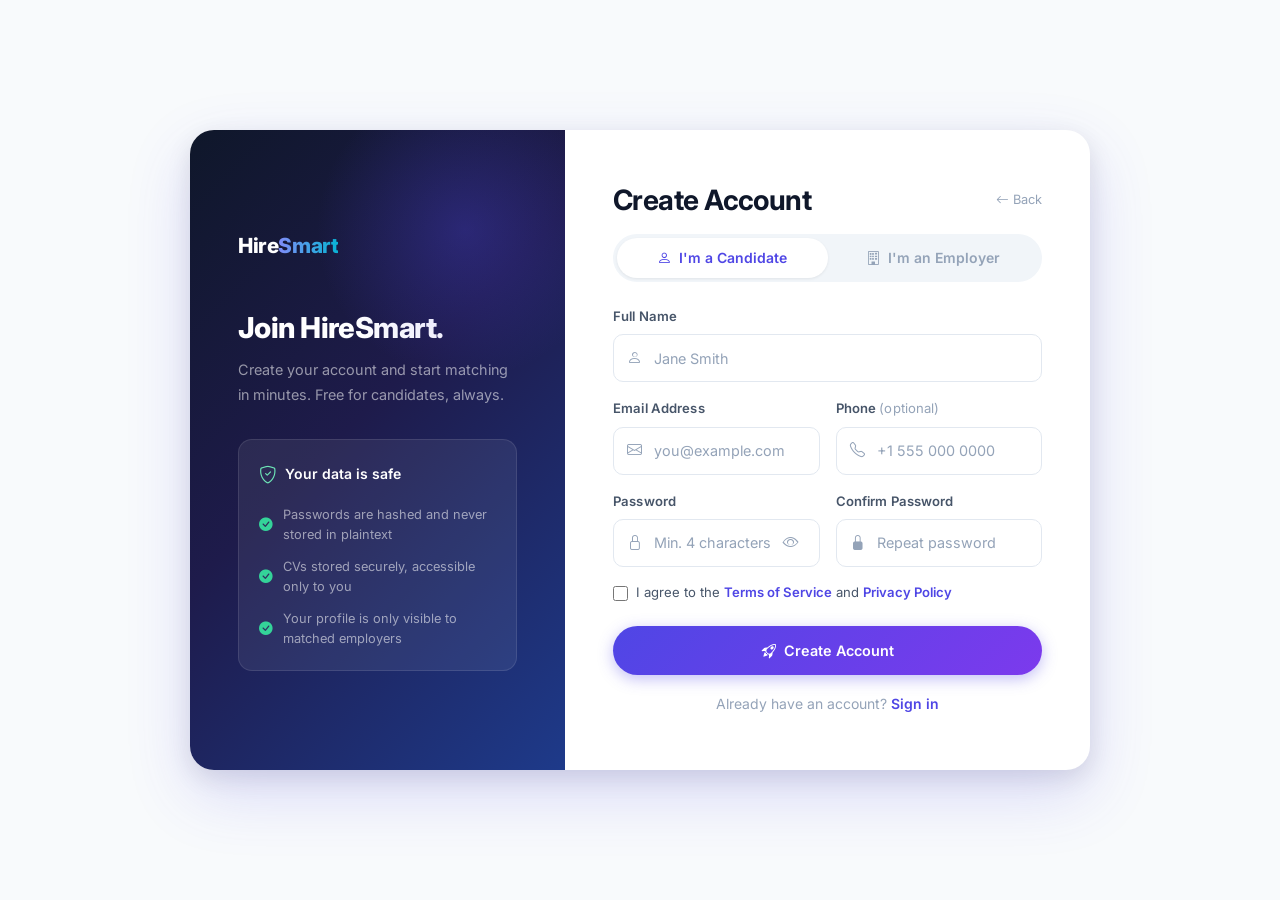
<file: frontend/register.html>
<!DOCTYPE html>
<html lang="en">
<head>
  <meta charset="UTF-8">
  <meta name="viewport" content="width=device-width, initial-scale=1.0">
  <title>Register — HireSmart</title>
  <link href="https://cdn.jsdelivr.net/npm/bootstrap@5.3.0/dist/css/bootstrap.min.css" rel="stylesheet">
  <link href="https://cdn.jsdelivr.net/npm/bootstrap-icons@1.11.0/font/bootstrap-icons.css" rel="stylesheet">
  <link href="https://fonts.googleapis.com/css2?family=Inter:wght@300;400;500;600;700;800&display=swap" rel="stylesheet">
  <link href="styles.css" rel="stylesheet">
</head>
<body style="background:var(--bg);min-height:100vh;display:flex;align-items:center;justify-content:center;padding:1.5rem;">

  <div class="auth-card w-100" style="max-width:900px;">
    <div class="row g-0" style="min-height:640px;">

      <!-- Left panel -->
      <div class="col-lg-5 auth-panel">
        <a href="index.html" class="sidebar-brand-text mb-5 d-block text-decoration-none">
          Hire<span>Smart</span>
        </a>
        <h2 style="color:#fff;font-weight:800;font-size:1.8rem;letter-spacing:-.02em;margin-bottom:.75rem;">Join HireSmart.</h2>
        <p style="color:rgba(255,255,255,.55);font-size:.9rem;line-height:1.7;margin-bottom:2rem;">Create your account and start matching in minutes. Free for candidates, always.</p>

        <div style="background:rgba(255,255,255,.07);border-radius:14px;padding:1.25rem;border:1px solid rgba(255,255,255,.1);">
          <div class="d-flex align-items-center gap-2 mb-3">
            <i class="bi bi-shield-check" style="color:#6ee7b7;font-size:1.1rem;"></i>
            <span style="font-weight:600;color:#fff;font-size:.875rem;">Your data is safe</span>
          </div>
          <ul style="list-style:none;padding:0;margin:0;display:flex;flex-direction:column;gap:.7rem;">
            <li style="display:flex;align-items:center;gap:.6rem;font-size:.8rem;color:rgba(255,255,255,.55);">
              <i class="bi bi-check-circle-fill" style="color:#34d399;font-size:.85rem;flex-shrink:0;"></i>
              Passwords are hashed and never stored in plaintext
            </li>
            <li style="display:flex;align-items:center;gap:.6rem;font-size:.8rem;color:rgba(255,255,255,.55);">
              <i class="bi bi-check-circle-fill" style="color:#34d399;font-size:.85rem;flex-shrink:0;"></i>
              CVs stored securely, accessible only to you
            </li>
            <li style="display:flex;align-items:center;gap:.6rem;font-size:.8rem;color:rgba(255,255,255,.55);">
              <i class="bi bi-check-circle-fill" style="color:#34d399;font-size:.85rem;flex-shrink:0;"></i>
              Your profile is only visible to matched employers
            </li>
          </ul>
        </div>
      </div>

      <!-- Right: Form -->
      <div class="col-lg-7 auth-form-panel d-flex flex-column justify-content-center">
        <div class="d-flex align-items-center justify-content-between mb-3">
          <h3 class="fw-800 mb-0" style="letter-spacing:-.02em;">Create Account</h3>
          <a href="index.html" style="font-size:.8rem;color:var(--text-muted);text-decoration:none;">
            <i class="bi bi-arrow-left me-1"></i>Back
          </a>
        </div>

        <!-- Role toggle -->
        <div class="role-toggle mb-4">
          <button type="button" class="role-btn active" id="btnCandidate" onclick="switchRole('candidate')">
            <i class="bi bi-person"></i> I'm a Candidate
          </button>
          <button type="button" class="role-btn" id="btnEmployer" onclick="switchRole('employer')">
            <i class="bi bi-building"></i> I'm an Employer
          </button>
        </div>

        <form id="registerForm" novalidate>
          <!-- Shared fields -->
          <div class="row g-3">
            <div class="col-12" id="fieldFullName">
              <label class="form-label-custom">Full Name</label>
              <div class="input-with-icon">
                <i class="bi bi-person"></i>
                <input type="text" class="form-control-custom" id="fullNameInput" placeholder="Jane Smith" required>
              </div>
            </div>

            <div class="col-12" id="fieldCompanyName" style="display:none;">
              <label class="form-label-custom">Company Name</label>
              <div class="input-with-icon">
                <i class="bi bi-building"></i>
                <input type="text" class="form-control-custom" id="companyNameInput" placeholder="Acme Technologies" required>
              </div>
            </div>

            <div class="col-sm-6">
              <label class="form-label-custom">Email Address</label>
              <div class="input-with-icon">
                <i class="bi bi-envelope"></i>
                <input type="email" class="form-control-custom" id="registerEmailInput" placeholder="you@example.com" required>
              </div>
            </div>

            <div class="col-sm-6" id="fieldPhone">
              <label class="form-label-custom">Phone <span style="color:var(--text-muted);font-weight:400;">(optional)</span></label>
              <div class="input-with-icon">
                <i class="bi bi-telephone"></i>
                <input type="tel" class="form-control-custom" id="phoneInput" placeholder="+1 555 000 0000">
              </div>
            </div>

            <div class="col-12" id="fieldCompanyDesc" style="display:none;">
              <label class="form-label-custom">Company Description <span style="color:var(--text-muted);font-weight:400;">(optional)</span></label>
              <textarea class="form-control-custom" id="companyDescriptionInput" rows="2" placeholder="Tell candidates about your company..."></textarea>
            </div>

            <div class="col-sm-6">
              <label class="form-label-custom">Password</label>
              <div class="input-with-icon has-password-toggle">
                <i class="bi bi-lock"></i>
                <input type="password" class="form-control-custom" id="regPassword" placeholder="Min. 4 characters" required>
                <button type="button" class="password-toggle" onclick="toggleRegPassword()" aria-label="Show password">
                  <i class="bi bi-eye" id="regEyeIcon"></i>
                </button>
              </div>
            </div>

            <div class="col-sm-6">
              <label class="form-label-custom">Confirm Password</label>
              <div class="input-with-icon">
                <i class="bi bi-lock-fill"></i>
                <input type="password" class="form-control-custom" id="confirmPasswordInput" placeholder="Repeat password" required>
              </div>
            </div>
          </div>

          <div class="d-flex align-items-start gap-2 mt-3 mb-4">
            <input type="checkbox" id="termsCheck" style="accent-color:var(--primary);width:15px;height:15px;margin-top:3px;cursor:pointer;" required>
            <label for="termsCheck" style="font-size:.82rem;color:var(--text-secondary);cursor:pointer;line-height:1.5;">
              I agree to the <a href="#" style="color:var(--primary);font-weight:600;text-decoration:none;">Terms of Service</a> and <a href="#" style="color:var(--primary);font-weight:600;text-decoration:none;">Privacy Policy</a>
            </label>
          </div>

          <button type="submit" class="btn btn-primary-grad w-100 mb-3" style="padding:.85rem;" id="submitBtn">
            <i class="bi bi-rocket-takeoff me-2"></i>Create Account
          </button>

          <div class="text-center">
            <span style="font-size:.875rem;color:var(--text-muted);">Already have an account? </span>
            <a href="login.html" style="font-size:.875rem;color:var(--primary);font-weight:600;text-decoration:none;">Sign in</a>
          </div>
        </form>
      </div>

    </div>
  </div>

  <script src="https://cdn.jsdelivr.net/npm/bootstrap@5.3.0/dist/js/bootstrap.bundle.min.js"></script>
  <script src="ui.js"></script>
  <script src="api.js"></script>
  <script>
    let currentRole = 'candidate';

    function switchRole(role) {
      currentRole = role;
      document.getElementById('btnCandidate').classList.toggle('active', role === 'candidate');
      document.getElementById('btnEmployer').classList.toggle('active', role === 'employer');

      const isEmployer = role === 'employer';
      document.getElementById('fieldFullName').style.display    = isEmployer ? 'none'  : '';
      document.getElementById('fieldCompanyName').style.display = isEmployer ? ''      : 'none';
      document.getElementById('fieldPhone').style.display       = isEmployer ? 'none'  : '';
      document.getElementById('fieldCompanyDesc').style.display = isEmployer ? ''      : 'none';
    }

    function toggleRegPassword() {
      const input = document.getElementById('regPassword');
      const icon  = document.getElementById('regEyeIcon');
      input.type = input.type === 'password' ? 'text' : 'password';
      icon.className = input.type === 'text' ? 'bi bi-eye-slash' : 'bi bi-eye';
    }

    document.getElementById('registerForm').addEventListener('submit', async function(e) {
      e.preventDefault();

      const password = document.getElementById('regPassword').value;
      if (password !== document.getElementById('confirmPasswordInput').value) {
        showToast('Passwords do not match.', 'warning');
        return;
      }

      const submit = document.getElementById('submitBtn');
      submit.disabled = true;
      submit.innerHTML = '<span class="spinner-border spinner-border-sm me-2"></span>Creating...';

      try {
        const { user } = await apiRequest('register.php', {
          method: 'POST',
          body: JSON.stringify({
            role: currentRole,
            name: currentRole === 'employer'
              ? document.getElementById('companyNameInput').value.trim()
              : document.getElementById('fullNameInput').value.trim(),
            email: document.getElementById('registerEmailInput').value.trim(),
            phone: document.getElementById('phoneInput').value.trim(),
            company_description: document.getElementById('companyDescriptionInput').value.trim(),
            password,
          }),
        });
        showToast('Account created successfully.', 'success');
        window.location.href = user.user_type === 'employer' ? 'dashboard_employer.html' : 'dashboard_candidate.html';
      } catch (error) {
        showToast(error.message, 'warning');
        submit.disabled = false;
        submit.innerHTML = '<i class="bi bi-rocket-takeoff me-2"></i>Create Account';
      }
    });
  </script>
</body>
</html>
</file>
<file: frontend/styles.css>
/* =========================================================
   HireSmart — Master Stylesheet
   ========================================================= */

/* 1. Design Tokens */
:root {
  --primary:        #4f46e5;
  --primary-light:  #818cf8;
  --primary-dark:   #3730a3;
  --accent:         #06b6d4;
  --success:        #10b981;
  --warning:        #f59e0b;
  --danger:         #ef4444;

  --bg:             #f8fafc;
  --surface:        #ffffff;
  --surface-alt:    #f1f5f9;
  --border:         #e2e8f0;
  --border-strong:  #cbd5e1;

  --text:           #0f172a;
  --text-secondary: #475569;
  --text-muted:     #94a3b8;

  --shadow-xs:  0 1px 3px rgba(0,0,0,.07);
  --shadow-sm:  0 2px 8px rgba(0,0,0,.08);
  --shadow-md:  0 8px 24px rgba(79,70,229,.1), 0 2px 8px rgba(0,0,0,.06);
  --shadow-lg:  0 16px 48px rgba(79,70,229,.15), 0 4px 16px rgba(0,0,0,.08);
  --shadow-xl:  0 24px 64px rgba(79,70,229,.18), 0 8px 24px rgba(0,0,0,.1);

  --radius-xs:  6px;
  --radius-sm:  10px;
  --radius-md:  14px;
  --radius-lg:  18px;
  --radius-xl:  24px;
  --radius-pill:50px;

  --sidebar-w:  260px;
  --nav-h:      68px;

  --grad-primary: linear-gradient(135deg, #4f46e5 0%, #7c3aed 100%);
  --grad-hero:    linear-gradient(135deg, #0f172a 0%, #1e1b4b 45%, #1e3a8a 100%);
  --grad-card:    linear-gradient(135deg, #667eea 0%, #764ba2 100%);
  --grad-accent:  linear-gradient(135deg, #06b6d4 0%, #3b82f6 100%);
}

/* 2. Base */
*, *::before, *::after { box-sizing: border-box; }

html { scroll-behavior: smooth; }

body {
  font-family: 'Inter', system-ui, -apple-system, sans-serif;
  background: var(--bg);
  color: var(--text);
  line-height: 1.6;
  -webkit-font-smoothing: antialiased;
}

/* 3. Scrollbar */
::-webkit-scrollbar { width: 6px; height: 6px; }
::-webkit-scrollbar-track { background: transparent; }
::-webkit-scrollbar-thumb { background: var(--border-strong); border-radius: 99px; }
::-webkit-scrollbar-thumb:hover { background: var(--primary-light); }

/* 4. Typography */
h1, h2, h3, h4, h5, h6 {
  font-weight: 700;
  line-height: 1.25;
  color: var(--text);
}

.text-gradient {
  background: var(--grad-primary);
  -webkit-background-clip: text;
  -webkit-text-fill-color: transparent;
  background-clip: text;
}

.text-gradient-cyan {
  background: var(--grad-accent);
  -webkit-background-clip: text;
  -webkit-text-fill-color: transparent;
  background-clip: text;
}

.section-label {
  font-size: .75rem;
  font-weight: 600;
  letter-spacing: .1em;
  text-transform: uppercase;
  color: var(--primary-light);
}

/* 5. Public Navbar (glass) */
.navbar-glass {
  background: rgba(255,255,255,.85);
  backdrop-filter: blur(16px);
  -webkit-backdrop-filter: blur(16px);
  border-bottom: 1px solid rgba(226,232,240,.6);
  height: var(--nav-h);
  box-shadow: var(--shadow-xs);
  transition: all .3s ease;
}

.navbar-glass.scrolled {
  background: rgba(255,255,255,.97);
  box-shadow: var(--shadow-sm);
}

.navbar-brand-logo {
  font-size: 1.4rem;
  font-weight: 800;
  background: var(--grad-primary);
  -webkit-background-clip: text;
  -webkit-text-fill-color: transparent;
  background-clip: text;
  letter-spacing: -.02em;
}

.navbar-brand-logo span {
  background: var(--grad-accent);
  -webkit-background-clip: text;
  -webkit-text-fill-color: transparent;
  background-clip: text;
}

.nav-link-custom {
  font-weight: 500;
  color: var(--text-secondary) !important;
  transition: color .2s;
  font-size: .9rem;
}

.nav-link-custom:hover { color: var(--primary) !important; }

/* 6. Sidebar */
.sidebar {
  position: fixed;
  top: 0; left: 0;
  width: var(--sidebar-w);
  height: 100vh;
  background: var(--grad-hero);
  display: flex;
  flex-direction: column;
  z-index: 1000;
  overflow-y: auto;
  overflow-x: hidden;
  transition: transform .3s ease;
}

.sidebar-brand {
  padding: 1.5rem 1.5rem 1rem;
  border-bottom: 1px solid rgba(255,255,255,.08);
}

.sidebar-brand-text {
  font-size: 1.3rem;
  font-weight: 800;
  color: #fff;
  letter-spacing: -.02em;
}

.sidebar-brand-text span {
  background: linear-gradient(90deg,#818cf8,#06b6d4);
  -webkit-background-clip: text;
  -webkit-text-fill-color: transparent;
  background-clip: text;
}

.sidebar-section-label {
  font-size: .65rem;
  font-weight: 600;
  letter-spacing: .12em;
  text-transform: uppercase;
  color: rgba(255,255,255,.35);
  padding: 1.25rem 1.5rem .4rem;
}

.sidebar-nav { padding: 0 .75rem; flex: 1; }

.sidebar-link {
  display: flex;
  align-items: center;
  gap: .75rem;
  padding: .65rem .85rem;
  border-radius: var(--radius-sm);
  color: rgba(255,255,255,.65);
  font-size: .875rem;
  font-weight: 500;
  text-decoration: none;
  transition: all .2s ease;
  margin-bottom: .15rem;
}

.sidebar-link i {
  font-size: 1rem;
  width: 1.25rem;
  text-align: center;
  flex-shrink: 0;
}

.sidebar-link:hover {
  background: rgba(255,255,255,.1);
  color: #fff;
  transform: translateX(3px);
}

.sidebar-link.active {
  background: rgba(79,70,229,.5);
  color: #fff;
  box-shadow: 0 4px 12px rgba(79,70,229,.3);
}

.sidebar-link.active i { color: var(--primary-light); }

.sidebar-footer {
  padding: 1rem .75rem 1.25rem;
  border-top: 1px solid rgba(255,255,255,.08);
}

.sidebar-user {
  display: flex;
  align-items: center;
  gap: .75rem;
  padding: .75rem;
  border-radius: var(--radius-sm);
  cursor: pointer;
  transition: background .2s;
}

.sidebar-user:hover { background: rgba(255,255,255,.07); }

.sidebar-avatar {
  width: 38px;
  height: 38px;
  border-radius: 50%;
  background: var(--grad-primary);
  display: flex;
  align-items: center;
  justify-content: center;
  font-weight: 700;
  color: #fff;
  font-size: .85rem;
  flex-shrink: 0;
}

.sidebar-user-info { overflow: hidden; }

.sidebar-user-name {
  font-size: .85rem;
  font-weight: 600;
  color: #fff;
  white-space: nowrap;
  overflow: hidden;
  text-overflow: ellipsis;
}

.sidebar-user-role {
  font-size: .72rem;
  color: rgba(255,255,255,.45);
}

/* Sidebar-based page layout */
.app-layout {
  display: flex;
  min-height: 100vh;
}

.main-content {
  margin-left: var(--sidebar-w);
  flex: 1;
  min-height: 100vh;
  background: var(--bg);
}

.main-header {
  background: var(--surface);
  border-bottom: 1px solid var(--border);
  padding: .85rem 2rem;
  display: flex;
  align-items: center;
  justify-content: space-between;
  position: sticky;
  top: 0;
  z-index: 100;
  box-shadow: var(--shadow-xs);
}

.main-header-title {
  font-size: 1.15rem;
  font-weight: 700;
  color: var(--text);
  margin: 0;
}

.main-body { padding: 2rem; }

/* 7. Hero Section */
.hero-section {
  background: var(--grad-hero);
  min-height: 100vh;
  display: flex;
  align-items: center;
  position: relative;
  overflow: hidden;
}

.hero-section::before {
  content: '';
  position: absolute;
  width: 800px; height: 800px;
  border-radius: 50%;
  background: radial-gradient(circle, rgba(79,70,229,.2) 0%, transparent 70%);
  top: -200px; right: -200px;
  pointer-events: none;
}

.hero-section::after {
  content: '';
  position: absolute;
  width: 600px; height: 600px;
  border-radius: 50%;
  background: radial-gradient(circle, rgba(6,182,212,.12) 0%, transparent 70%);
  bottom: -100px; left: -100px;
  pointer-events: none;
}

.hero-badge {
  display: inline-flex;
  align-items: center;
  gap: .5rem;
  background: rgba(255,255,255,.08);
  border: 1px solid rgba(255,255,255,.15);
  border-radius: var(--radius-pill);
  padding: .35rem 1rem;
  font-size: .8rem;
  font-weight: 500;
  color: rgba(255,255,255,.9);
  backdrop-filter: blur(8px);
  margin-bottom: 1.5rem;
}

.hero-badge .dot {
  width: 6px; height: 6px;
  border-radius: 50%;
  background: var(--accent);
  animation: pulse-dot 2s infinite;
}

.hero-title {
  font-size: clamp(2.5rem, 5vw, 4rem);
  font-weight: 800;
  color: #fff;
  letter-spacing: -.03em;
  line-height: 1.1;
  margin-bottom: 1.25rem;
}

.hero-title .highlight {
  background: linear-gradient(90deg, #818cf8, #06b6d4);
  -webkit-background-clip: text;
  -webkit-text-fill-color: transparent;
  background-clip: text;
}

.hero-subtitle {
  font-size: 1.125rem;
  color: rgba(255,255,255,.65);
  max-width: 500px;
  margin-bottom: 2.5rem;
  line-height: 1.7;
}

.hero-card {
  background: rgba(255,255,255,.07);
  backdrop-filter: blur(20px);
  border: 1px solid rgba(255,255,255,.12);
  border-radius: var(--radius-xl);
  padding: 2rem;
  box-shadow: var(--shadow-xl);
}

/* Floating orbs for hero visual */
.orb {
  position: absolute;
  border-radius: 50%;
  filter: blur(60px);
  opacity: .15;
  pointer-events: none;
  animation: float 8s ease-in-out infinite;
}

.orb-1 { width: 350px; height: 350px; background: var(--primary); top: 10%; right: 5%; animation-delay: 0s; }
.orb-2 { width: 250px; height: 250px; background: var(--accent);  bottom: 15%; right: 20%; animation-delay: -3s; }
.orb-3 { width: 200px; height: 200px; background: #7c3aed; top: 50%; left: 5%; animation-delay: -5s; }

/* 8. Cards */
.card-modern {
  background: var(--surface);
  border: 1px solid var(--border);
  border-radius: var(--radius-lg);
  box-shadow: var(--shadow-sm);
  transition: transform .25s ease, box-shadow .25s ease;
  overflow: hidden;
}

.card-modern:hover {
  transform: translateY(-4px);
  box-shadow: var(--shadow-md);
}

.card-glass {
  background: rgba(255,255,255,.6);
  backdrop-filter: blur(12px);
  border: 1px solid rgba(255,255,255,.8);
  border-radius: var(--radius-lg);
  box-shadow: var(--shadow-sm);
}

.card-stat {
  background: var(--surface);
  border: 1px solid var(--border);
  border-radius: var(--radius-lg);
  padding: 1.5rem;
  transition: transform .25s, box-shadow .25s;
  position: relative;
  overflow: hidden;
}

.card-stat::before {
  content: '';
  position: absolute;
  top: 0; left: 0;
  width: 4px; height: 100%;
  background: var(--grad-primary);
  border-radius: 4px 0 0 4px;
}

.card-stat:hover { transform: translateY(-3px); box-shadow: var(--shadow-md); }

.card-stat .stat-icon {
  width: 48px; height: 48px;
  border-radius: var(--radius-sm);
  display: flex;
  align-items: center;
  justify-content: center;
  font-size: 1.4rem;
  margin-bottom: 1rem;
}

.card-stat .stat-value {
  font-size: 2rem;
  font-weight: 800;
  color: var(--text);
  line-height: 1;
  margin-bottom: .25rem;
}

.card-stat .stat-label {
  font-size: .8rem;
  font-weight: 500;
  color: var(--text-muted);
  text-transform: uppercase;
  letter-spacing: .05em;
}

.card-stat .stat-delta {
  font-size: .8rem;
  font-weight: 600;
  margin-top: .5rem;
}

/* 9. Buttons */
.btn-primary-grad {
  background: var(--grad-primary);
  color: #fff !important;
  border: none;
  border-radius: var(--radius-pill);
  font-weight: 600;
  font-size: .9rem;
  padding: .65rem 1.75rem;
  box-shadow: 0 4px 15px rgba(79,70,229,.35);
  transition: transform .2s, box-shadow .2s, filter .2s;
}

.btn-primary-grad:hover {
  transform: translateY(-2px);
  box-shadow: 0 8px 24px rgba(79,70,229,.45);
  filter: brightness(1.05);
  color: #fff !important;
}

.btn-primary-grad:active { transform: translateY(0); }

.btn-primary-grad.btn-lg { padding: .85rem 2.25rem; font-size: 1rem; }

.btn-outline-light-custom {
  background: transparent;
  color: rgba(255,255,255,.85) !important;
  border: 1.5px solid rgba(255,255,255,.3);
  border-radius: var(--radius-pill);
  font-weight: 600;
  font-size: .9rem;
  padding: .65rem 1.75rem;
  transition: all .2s;
}

.btn-outline-light-custom:hover {
  background: rgba(255,255,255,.1);
  border-color: rgba(255,255,255,.6);
  color: #fff !important;
}

.btn-outline-light-custom.btn-lg { padding: .85rem 2.25rem; font-size: 1rem; }

.btn-soft-primary {
  background: rgba(79,70,229,.1);
  color: var(--primary) !important;
  border: none;
  border-radius: var(--radius-pill);
  font-weight: 600;
  font-size: .85rem;
  padding: .5rem 1.25rem;
  transition: all .2s;
}

.btn-soft-primary:hover {
  background: rgba(79,70,229,.18);
  transform: translateY(-1px);
}

.btn-soft-danger {
  background: rgba(239,68,68,.1);
  color: var(--danger) !important;
  border: none;
  border-radius: var(--radius-pill);
  font-weight: 600;
  font-size: .85rem;
  padding: .5rem 1.25rem;
  transition: all .2s;
}

.btn-soft-danger:hover { background: rgba(239,68,68,.18); }

.btn-icon {
  width: 38px; height: 38px;
  border-radius: 50%;
  display: inline-flex;
  align-items: center;
  justify-content: center;
  border: 1px solid var(--border);
  background: var(--surface);
  color: var(--text-secondary);
  cursor: pointer;
  transition: all .2s;
  font-size: .9rem;
}

.btn-icon:hover {
  background: var(--primary);
  color: #fff;
  border-color: var(--primary);
}

/* 10. Forms */
.form-group { margin-bottom: 1.25rem; }

.form-label-custom {
  font-size: .82rem;
  font-weight: 600;
  color: var(--text-secondary);
  margin-bottom: .45rem;
  display: block;
  letter-spacing: .01em;
}

.form-control-custom {
  width: 100%;
  padding: .72rem 1rem;
  border: 1.5px solid var(--border);
  border-radius: var(--radius-sm);
  font-size: .9rem;
  font-family: 'Inter', sans-serif;
  color: var(--text);
  background: var(--surface);
  transition: border-color .2s, box-shadow .2s;
  outline: none;
}

.form-control-custom:focus {
  border-color: var(--primary-light);
  box-shadow: 0 0 0 4px rgba(79,70,229,.12);
}

.form-control-custom::placeholder { color: var(--text-muted); }

.form-select-custom {
  appearance: none;
  background-image: url("data:image/svg+xml,%3Csvg xmlns='http://www.w3.org/2000/svg' width='16' height='16' viewBox='0 0 24 24' fill='none' stroke='%2394a3b8' stroke-width='2'%3E%3Cpath d='M6 9l6 6 6-6'/%3E%3C/svg%3E");
  background-repeat: no-repeat;
  background-position: right .75rem center;
  padding-right: 2.5rem;
}

.input-with-icon { position: relative; }

.input-with-icon > i {
  position: absolute;
  left: .9rem;
  top: 50%;
  transform: translateY(-50%);
  color: var(--text-muted);
  font-size: .95rem;
  pointer-events: none;
}

.input-with-icon .form-control-custom { padding-left: 2.5rem; }

.password-toggle {
  position: absolute;
  right: .75rem;
  top: 50%;
  transform: translateY(-50%);
  width: 34px;
  height: 34px;
  border: 0;
  border-radius: 50%;
  background: transparent;
  color: var(--text-muted);
  display: inline-flex;
  align-items: center;
  justify-content: center;
  cursor: pointer;
  transition: background .2s, color .2s;
}

.password-toggle:hover {
  background: var(--surface-alt);
  color: var(--primary);
}

.password-toggle i {
  position: static;
  transform: none;
  pointer-events: auto;
}

.input-with-icon.has-password-toggle .form-control-custom {
  padding-right: 3rem;
}

.auth-card {
  background: var(--surface);
  border-radius: var(--radius-xl);
  box-shadow: var(--shadow-xl);
  overflow: hidden;
}

.auth-panel {
  background: var(--grad-hero);
  min-height: 100%;
  display: flex;
  flex-direction: column;
  align-items: flex-start;
  justify-content: center;
  padding: 3rem;
  position: relative;
  overflow: hidden;
}

.auth-panel::before {
  content: '';
  position: absolute;
  width: 300px; height: 300px;
  border-radius: 50%;
  background: radial-gradient(circle, rgba(79,70,229,.3) 0%, transparent 70%);
  top: -50px; right: -50px;
}

.auth-form-panel { padding: 3rem; }

/* Role toggle */
.role-toggle {
  display: flex;
  background: var(--surface-alt);
  border-radius: var(--radius-pill);
  padding: 4px;
  margin-bottom: 1.75rem;
}

.role-btn {
  flex: 1;
  padding: .55rem 1rem;
  border-radius: var(--radius-pill);
  border: none;
  background: transparent;
  font-size: .875rem;
  font-weight: 600;
  color: var(--text-muted);
  cursor: pointer;
  transition: all .25s;
  display: flex;
  align-items: center;
  justify-content: center;
  gap: .5rem;
}

.role-btn.active {
  background: var(--surface);
  color: var(--primary);
  box-shadow: var(--shadow-xs);
}

/* 11. Badges */
.badge-modern {
  display: inline-flex;
  align-items: center;
  gap: .3rem;
  padding: .3rem .75rem;
  border-radius: var(--radius-pill);
  font-size: .72rem;
  font-weight: 600;
  letter-spacing: .02em;
}

.badge-pending    { background: rgba(245,158,11,.12); color: #d97706; }
.badge-shortlisted{ background: rgba(16,185,129,.12); color: #059669; }
.badge-rejected   { background: rgba(239,68,68,.12);  color: #dc2626; }
.badge-interview  { background: rgba(79,70,229,.12);  color: var(--primary); }
.badge-open       { background: rgba(16,185,129,.12); color: #059669; }
.badge-closed     { background: rgba(148,163,184,.15);color: var(--text-muted); }

/* 12. Match Score Ring */
.match-ring-wrap {
  position: relative;
  width: 76px; height: 76px;
  display: inline-flex;
  align-items: center;
  justify-content: center;
  flex-shrink: 0;
}

.match-ring-wrap svg {
  position: absolute;
  top: 0; left: 0;
  transform: rotate(-90deg);
}

.match-ring-bg  { fill: none; stroke: var(--surface-alt); stroke-width: 6; }
.match-ring-arc { fill: none; stroke-width: 6; stroke-linecap: round; transition: stroke-dasharray .6s ease; }

.match-ring-value {
  font-size: .85rem;
  font-weight: 800;
  color: var(--text);
  position: relative;
  z-index: 1;
}

.match-ring-high  .match-ring-arc { stroke: var(--success); }
.match-ring-mid   .match-ring-arc { stroke: var(--warning); }
.match-ring-low   .match-ring-arc { stroke: var(--danger); }

.match-ring-high  .match-ring-value { color: var(--success); }
.match-ring-mid   .match-ring-value { color: var(--warning); }
.match-ring-low   .match-ring-value { color: var(--danger); }

/* 13. Skill Tags */
.skill-tag {
  display: inline-flex;
  align-items: center;
  gap: .3rem;
  padding: .28rem .72rem;
  border-radius: var(--radius-pill);
  font-size: .72rem;
  font-weight: 600;
  white-space: nowrap;
}

.skill-tag.programming { background: rgba(99,102,241,.12); color: #4f46e5; }
.skill-tag.database    { background: rgba(8,145,178,.12);  color: #0891b2; }
.skill-tag.framework   { background: rgba(124,58,237,.12); color: #7c3aed; }
.skill-tag.cloud       { background: rgba(2,132,199,.12);  color: #0284c7; }
.skill-tag.tools       { background: rgba(5,150,105,.12);  color: #059669; }
.skill-tag.data        { background: rgba(217,119,6,.12);  color: #d97706; }
.skill-tag.web         { background: rgba(219,39,119,.12); color: #db2777; }
.skill-tag.soft        { background: rgba(100,116,139,.12);color: #475569; }
.skill-tag.engineering { background: rgba(180,83,9,.12);   color: #b45309; }
.skill-tag.science     { background: rgba(22,163,74,.12);  color: #16a34a; }
.skill-tag.education   { background: rgba(124,58,237,.12); color: #7c3aed; }
.skill-tag.default     { background: var(--surface-alt);   color: var(--text-secondary); }

/* 14. Feature Cards (Landing) */
.feature-card {
  background: var(--surface);
  border: 1px solid var(--border);
  border-radius: var(--radius-lg);
  padding: 2rem 1.75rem;
  transition: transform .25s, box-shadow .25s, border-color .25s;
  height: 100%;
}

.feature-card:hover {
  transform: translateY(-6px);
  box-shadow: var(--shadow-md);
  border-color: var(--primary-light);
}

.feature-icon-wrap {
  width: 56px; height: 56px;
  border-radius: var(--radius-md);
  display: flex;
  align-items: center;
  justify-content: center;
  font-size: 1.5rem;
  margin-bottom: 1.25rem;
}

/* 15. Job Cards */
.job-card {
  background: var(--surface);
  border: 1.5px solid var(--border);
  border-radius: var(--radius-lg);
  padding: 1.5rem;
  transition: transform .25s, box-shadow .25s, border-color .25s;
  cursor: pointer;
}

.job-card:hover {
  transform: translateY(-3px);
  box-shadow: var(--shadow-md);
  border-color: var(--primary-light);
}

.company-logo-placeholder {
  width: 48px; height: 48px;
  border-radius: var(--radius-sm);
  background: var(--grad-primary);
  display: flex;
  align-items: center;
  justify-content: center;
  font-weight: 800;
  color: #fff;
  font-size: 1rem;
  flex-shrink: 0;
}

/* 16. Upload Zone */
.upload-zone {
  border: 2px dashed var(--border-strong);
  border-radius: var(--radius-xl);
  padding: 3.5rem 2rem;
  text-align: center;
  cursor: pointer;
  transition: all .25s ease;
  background: var(--surface-alt);
}

.upload-zone:hover, .upload-zone.drag-over {
  border-color: var(--primary);
  background: rgba(79,70,229,.04);
}

.upload-zone.drag-over {
  background: rgba(79,70,229,.07);
  transform: scale(1.01);
}

.upload-icon-wrap {
  width: 72px; height: 72px;
  background: rgba(79,70,229,.1);
  border-radius: 50%;
  display: flex;
  align-items: center;
  justify-content: center;
  font-size: 2rem;
  color: var(--primary);
  margin: 0 auto 1.25rem;
  transition: transform .25s;
}

.upload-zone:hover .upload-icon-wrap { transform: scale(1.1); }

/* 17. Steps (How it works) */
.step-number {
  width: 52px; height: 52px;
  border-radius: 50%;
  background: var(--grad-primary);
  color: #fff;
  font-weight: 800;
  font-size: 1.1rem;
  display: flex;
  align-items: center;
  justify-content: center;
  margin: 0 auto 1.25rem;
  box-shadow: 0 8px 20px rgba(79,70,229,.35);
}

.step-connector {
  flex: 1;
  height: 2px;
  background: linear-gradient(90deg, var(--primary-light), var(--accent));
  margin-top: calc(-2rem - 1px);
  opacity: .3;
}

/* 18. Stats Bar */
.stats-bar {
  background: var(--grad-primary);
  padding: 2.5rem 0;
}

.stat-item-bar .value {
  font-size: 2.5rem;
  font-weight: 800;
  color: #fff;
}

.stat-item-bar .label {
  font-size: .875rem;
  color: rgba(255,255,255,.65);
  font-weight: 500;
}

/* 19. Table */
.table-modern {
  width: 100%;
  border-collapse: collapse;
}

.table-modern th {
  font-size: .75rem;
  font-weight: 600;
  letter-spacing: .06em;
  text-transform: uppercase;
  color: var(--text-muted);
  padding: .75rem 1.25rem;
  background: var(--surface-alt);
  border-bottom: 1px solid var(--border);
}

.table-modern td {
  padding: 1rem 1.25rem;
  border-bottom: 1px solid var(--border);
  vertical-align: middle;
  font-size: .875rem;
}

.table-modern tr:last-child td { border-bottom: none; }

.table-modern tbody tr:hover { background: rgba(79,70,229,.03); }

/* 20. Filter sidebar (jobs page) */
.filter-panel {
  background: var(--surface);
  border: 1px solid var(--border);
  border-radius: var(--radius-lg);
  padding: 1.5rem;
  position: sticky;
  top: 1.5rem;
}

.filter-panel h6 {
  font-size: .8rem;
  font-weight: 700;
  letter-spacing: .06em;
  text-transform: uppercase;
  color: var(--text-muted);
  margin-bottom: 1rem;
  padding-bottom: .5rem;
  border-bottom: 1px solid var(--border);
}

.filter-check {
  display: flex;
  align-items: center;
  gap: .6rem;
  padding: .3rem 0;
  cursor: pointer;
  font-size: .875rem;
  color: var(--text-secondary);
}

.filter-check input[type=checkbox] {
  accent-color: var(--primary);
  width: 15px; height: 15px;
  cursor: pointer;
}

/* 21. Section Divider */
.section-divider {
  height: 1px;
  background: var(--border);
  margin: 2rem 0;
}

/* 22. Empty State */
.empty-state {
  text-align: center;
  padding: 4rem 2rem;
  color: var(--text-muted);
}

.empty-state i {
  font-size: 3.5rem;
  color: var(--border-strong);
  margin-bottom: 1rem;
  display: block;
}

/* 23. Progress bar */
.progress-modern {
  height: 8px;
  border-radius: 99px;
  background: var(--surface-alt);
  overflow: hidden;
}

.progress-modern .bar {
  height: 100%;
  border-radius: 99px;
  background: var(--grad-primary);
  transition: width .6s ease;
}

/* 24. Nav Tabs (custom) */
.tabs-custom {
  display: flex;
  gap: .25rem;
  background: var(--surface-alt);
  border-radius: var(--radius-pill);
  padding: 4px;
  border: 1px solid var(--border);
  width: fit-content;
}

.tab-btn {
  padding: .45rem 1.1rem;
  border-radius: var(--radius-pill);
  border: none;
  background: transparent;
  font-size: .82rem;
  font-weight: 600;
  color: var(--text-muted);
  cursor: pointer;
  transition: all .2s;
}

.tab-btn.active {
  background: var(--surface);
  color: var(--primary);
  box-shadow: var(--shadow-xs);
}

/* 25. Footer */
.footer-dark {
  background: #0f172a;
  color: rgba(255,255,255,.6);
  padding: 4rem 0 2rem;
}

.footer-dark .footer-brand {
  font-size: 1.3rem;
  font-weight: 800;
  color: #fff;
  margin-bottom: .5rem;
}

.footer-dark .footer-link {
  color: rgba(255,255,255,.5);
  text-decoration: none;
  font-size: .875rem;
  display: block;
  margin-bottom: .4rem;
  transition: color .2s;
}

.footer-dark .footer-link:hover { color: #fff; }

.footer-dark .footer-divider {
  border-color: rgba(255,255,255,.08);
  margin: 2rem 0 1.5rem;
}

/* 26. Toast / Notification */
.toast-stack {
  position: fixed;
  bottom: 1.5rem;
  right: 1.5rem;
  z-index: 9999;
}

.app-toast {
  min-width: 240px;
  max-width: 360px;
  margin-top: .6rem;
  padding: .8rem 1rem;
  border-radius: var(--radius-sm);
  background: var(--surface);
  border: 1px solid var(--border);
  box-shadow: var(--shadow-lg);
  color: var(--text-secondary);
  font-size: .85rem;
  font-weight: 600;
  opacity: 0;
  transform: translateY(8px);
  transition: opacity .2s, transform .2s;
}

.app-toast.show {
  opacity: 1;
  transform: translateY(0);
}

.app-toast-success {
  border-color: rgba(16,185,129,.3);
  color: #047857;
}

.app-toast-warning {
  border-color: rgba(245,158,11,.35);
  color: #b45309;
}

.icons-missing .bi::before {
  content: "?";
  display: inline-block;
  width: 1em;
  height: 1em;
  border: 1px solid currentColor;
  border-radius: 50%;
  font-size: .7em;
  line-height: 1;
  text-align: center;
}

/* 27. Breadcrumb */
.breadcrumb-modern {
  display: flex;
  align-items: center;
  gap: .5rem;
  font-size: .8rem;
  color: var(--text-muted);
}

.breadcrumb-modern a { color: var(--text-muted); text-decoration: none; }
.breadcrumb-modern a:hover { color: var(--primary); }
.breadcrumb-modern .current { color: var(--text-secondary); font-weight: 500; }

/* 28. Animations */
@keyframes fadeInUp {
  from { opacity: 0; transform: translateY(20px); }
  to   { opacity: 1; transform: translateY(0); }
}

@keyframes fadeIn {
  from { opacity: 0; }
  to   { opacity: 1; }
}

@keyframes float {
  0%, 100% { transform: translateY(0); }
  50%       { transform: translateY(-20px); }
}

@keyframes pulse-dot {
  0%, 100% { opacity: 1; transform: scale(1); }
  50%       { opacity: .5; transform: scale(.8); }
}

@keyframes shimmer {
  0%   { background-position: -200% 0; }
  100% { background-position:  200% 0; }
}

.animate-fade-up { animation: fadeInUp .5s ease both; }
.animate-fade    { animation: fadeIn .4s ease both; }
.delay-1 { animation-delay: .1s; }
.delay-2 { animation-delay: .2s; }
.delay-3 { animation-delay: .3s; }
.delay-4 { animation-delay: .4s; }

/* Skeleton loader */
.skeleton {
  background: linear-gradient(90deg, var(--surface-alt) 25%, var(--border) 50%, var(--surface-alt) 75%);
  background-size: 200% 100%;
  animation: shimmer 1.5s infinite;
  border-radius: var(--radius-sm);
}

/* 29. Responsive */
@media (max-width: 991px) {
  .sidebar {
    transform: translateX(-100%);
  }
  .sidebar.open {
    transform: translateX(0);
  }
  .main-content {
    margin-left: 0;
  }
  .sidebar-toggle {
    display: flex !important;
  }
  .hero-title { font-size: 2rem; }
}

@media (max-width: 768px) {
  .auth-panel { display: none; }
  .auth-form-panel { padding: 2rem 1.5rem; }
  .main-body { padding: 1.25rem; }
  .main-header { padding: .75rem 1.25rem; }
}

.sidebar-toggle {
  display: none;
  align-items: center;
  justify-content: center;
  width: 38px; height: 38px;
  border: 1px solid var(--border);
  border-radius: var(--radius-sm);
  background: var(--surface);
  cursor: pointer;
  color: var(--text);
  font-size: 1.1rem;
}

/* Sidebar overlay */
.sidebar-overlay {
  display: none;
  position: fixed;
  inset: 0;
  background: rgba(0,0,0,.5);
  z-index: 999;
  backdrop-filter: blur(2px);
}

.sidebar-overlay.show { display: block; }

/* ── Notification Panel ──────────────────────────────────────────────────── */
.hs-notif-panel {
  position: fixed;
  top: 72px;
  right: 16px;
  z-index: 1080;
  width: 340px;
  max-height: 460px;
  background: var(--surface);
  border: 1px solid var(--border);
  border-radius: var(--radius-xl);
  box-shadow: var(--shadow-xl);
  display: none;
  flex-direction: column;
  overflow: hidden;
}
.hs-notif-panel.open { display: flex; }

.hs-notif-head {
  display: flex;
  align-items: center;
  justify-content: space-between;
  padding: 1rem 1.25rem .875rem;
  border-bottom: 1px solid var(--border);
  flex-shrink: 0;
}
.hs-notif-head span { font-size: .95rem; }
.hs-notif-close {
  background: none;
  border: none;
  cursor: pointer;
  padding: .25rem .4rem;
  border-radius: var(--radius-sm);
  color: var(--text-muted);
  font-size: 1rem;
  line-height: 1;
  transition: background .15s;
}
.hs-notif-close:hover { background: var(--surface-alt); color: var(--text); }

.hs-notif-body { overflow-y: auto; flex: 1; }

.hs-notif-item {
  padding: .875rem 1.25rem;
  border-bottom: 1px solid var(--border);
  transition: background .15s;
}
.hs-notif-item:last-child { border-bottom: none; }
.hs-notif-item:hover { background: var(--surface-alt); }
.hs-notif-item.hs-notif-unread { background: rgba(79,70,229,.04); }
.hs-notif-item.hs-notif-unread:hover { background: rgba(79,70,229,.08); }

.hs-notif-msg {
  font-size: .875rem;
  line-height: 1.45;
  color: var(--text);
  margin-bottom: .3rem;
}
.hs-notif-time { font-size: .72rem; color: var(--text-muted); }

.hs-notif-empty {
  padding: 2.5rem 1.25rem;
  text-align: center;
  color: var(--text-muted);
  font-size: .875rem;
}
</file>
